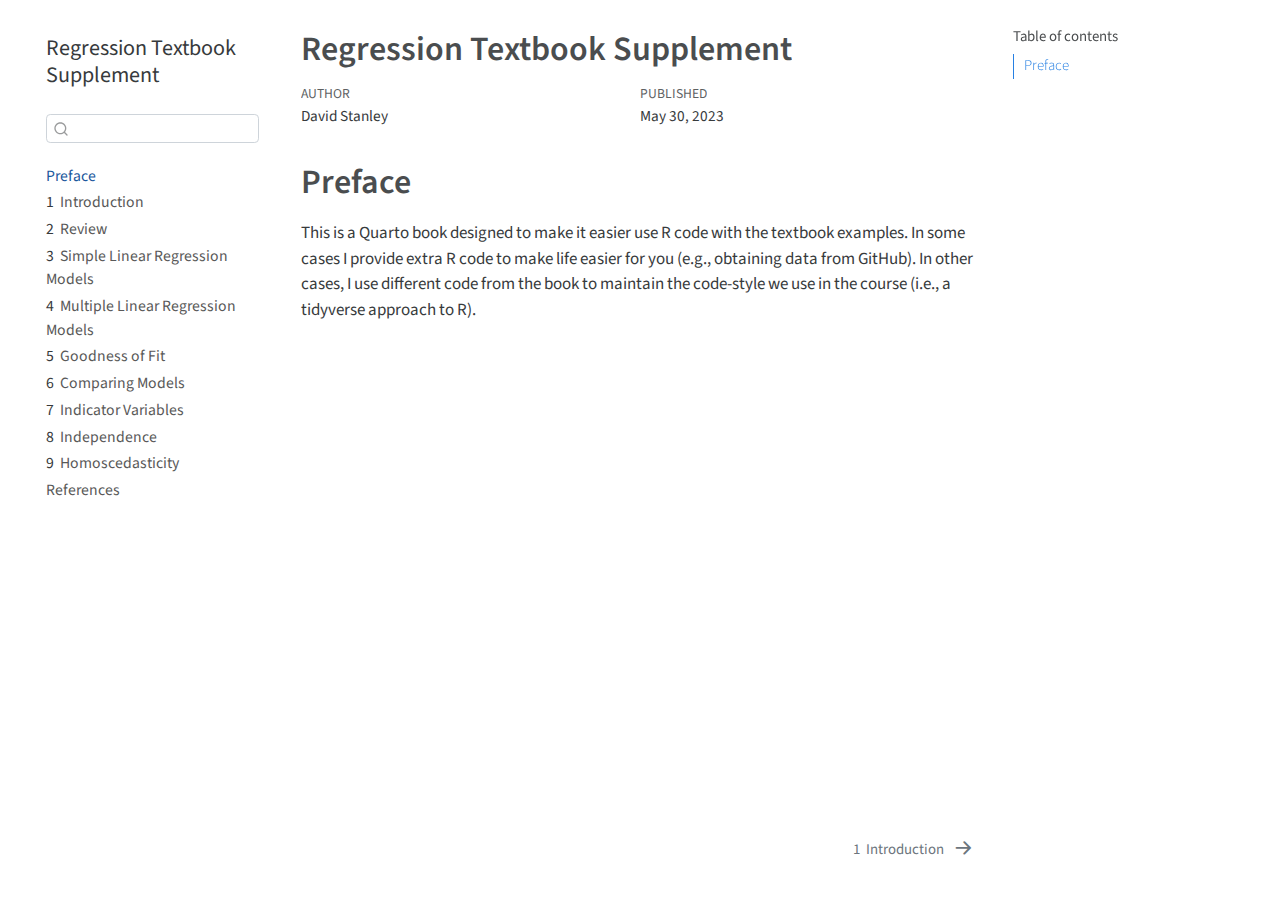
<file: docs/index.html>
<!DOCTYPE html>
<html xmlns="http://www.w3.org/1999/xhtml" lang="en" xml:lang="en"><head>

<meta charset="utf-8">
<meta name="generator" content="quarto-1.3.353">

<meta name="viewport" content="width=device-width, initial-scale=1.0, user-scalable=yes">

<meta name="author" content="David Stanley">
<meta name="dcterms.date" content="2023-05-30">

<title>Regression Textbook Supplement</title>
<style>
code{white-space: pre-wrap;}
span.smallcaps{font-variant: small-caps;}
div.columns{display: flex; gap: min(4vw, 1.5em);}
div.column{flex: auto; overflow-x: auto;}
div.hanging-indent{margin-left: 1.5em; text-indent: -1.5em;}
ul.task-list{list-style: none;}
ul.task-list li input[type="checkbox"] {
  width: 0.8em;
  margin: 0 0.8em 0.2em -1em; /* quarto-specific, see https://github.com/quarto-dev/quarto-cli/issues/4556 */ 
  vertical-align: middle;
}
</style>


<script src="site_libs/quarto-nav/quarto-nav.js"></script>
<script src="site_libs/quarto-nav/headroom.min.js"></script>
<script src="site_libs/clipboard/clipboard.min.js"></script>
<script src="site_libs/quarto-search/autocomplete.umd.js"></script>
<script src="site_libs/quarto-search/fuse.min.js"></script>
<script src="site_libs/quarto-search/quarto-search.js"></script>
<meta name="quarto:offset" content="./">
<link href="./chapter1.html" rel="next">
<script src="site_libs/quarto-html/quarto.js"></script>
<script src="site_libs/quarto-html/popper.min.js"></script>
<script src="site_libs/quarto-html/tippy.umd.min.js"></script>
<script src="site_libs/quarto-html/anchor.min.js"></script>
<link href="site_libs/quarto-html/tippy.css" rel="stylesheet">
<link href="site_libs/quarto-html/quarto-syntax-highlighting.css" rel="stylesheet" id="quarto-text-highlighting-styles">
<script src="site_libs/bootstrap/bootstrap.min.js"></script>
<link href="site_libs/bootstrap/bootstrap-icons.css" rel="stylesheet">
<link href="site_libs/bootstrap/bootstrap.min.css" rel="stylesheet" id="quarto-bootstrap" data-mode="light">
<script id="quarto-search-options" type="application/json">{
  "location": "sidebar",
  "copy-button": false,
  "collapse-after": 3,
  "panel-placement": "start",
  "type": "textbox",
  "limit": 20,
  "language": {
    "search-no-results-text": "No results",
    "search-matching-documents-text": "matching documents",
    "search-copy-link-title": "Copy link to search",
    "search-hide-matches-text": "Hide additional matches",
    "search-more-match-text": "more match in this document",
    "search-more-matches-text": "more matches in this document",
    "search-clear-button-title": "Clear",
    "search-detached-cancel-button-title": "Cancel",
    "search-submit-button-title": "Submit"
  }
}</script>


</head>

<body class="nav-sidebar floating">

<div id="quarto-search-results"></div>
  <header id="quarto-header" class="headroom fixed-top">
  <nav class="quarto-secondary-nav">
    <div class="container-fluid d-flex">
      <button type="button" class="quarto-btn-toggle btn" data-bs-toggle="collapse" data-bs-target="#quarto-sidebar,#quarto-sidebar-glass" aria-controls="quarto-sidebar" aria-expanded="false" aria-label="Toggle sidebar navigation" onclick="if (window.quartoToggleHeadroom) { window.quartoToggleHeadroom(); }">
        <i class="bi bi-layout-text-sidebar-reverse"></i>
      </button>
      <nav class="quarto-page-breadcrumbs" aria-label="breadcrumb"><ol class="breadcrumb"><li class="breadcrumb-item"><a href="./index.html">Preface</a></li></ol></nav>
      <a class="flex-grow-1" role="button" data-bs-toggle="collapse" data-bs-target="#quarto-sidebar,#quarto-sidebar-glass" aria-controls="quarto-sidebar" aria-expanded="false" aria-label="Toggle sidebar navigation" onclick="if (window.quartoToggleHeadroom) { window.quartoToggleHeadroom(); }">      
      </a>
      <button type="button" class="btn quarto-search-button" aria-label="Search" onclick="window.quartoOpenSearch();">
        <i class="bi bi-search"></i>
      </button>
    </div>
  </nav>
</header>
<!-- content -->
<div id="quarto-content" class="quarto-container page-columns page-rows-contents page-layout-article">
<!-- sidebar -->
  <nav id="quarto-sidebar" class="sidebar collapse collapse-horizontal sidebar-navigation floating overflow-auto">
    <div class="pt-lg-2 mt-2 text-left sidebar-header">
    <div class="sidebar-title mb-0 py-0">
      <a href="./">Regression Textbook Supplement</a> 
    </div>
      </div>
        <div class="mt-2 flex-shrink-0 align-items-center">
        <div class="sidebar-search">
        <div id="quarto-search" class="" title="Search"></div>
        </div>
        </div>
    <div class="sidebar-menu-container"> 
    <ul class="list-unstyled mt-1">
        <li class="sidebar-item">
  <div class="sidebar-item-container"> 
  <a href="./index.html" class="sidebar-item-text sidebar-link active">
 <span class="menu-text">Preface</span></a>
  </div>
</li>
        <li class="sidebar-item">
  <div class="sidebar-item-container"> 
  <a href="./chapter1.html" class="sidebar-item-text sidebar-link">
 <span class="menu-text"><span class="chapter-number">1</span>&nbsp; <span class="chapter-title">Introduction</span></span></a>
  </div>
</li>
        <li class="sidebar-item">
  <div class="sidebar-item-container"> 
  <a href="./chapter2.html" class="sidebar-item-text sidebar-link">
 <span class="menu-text"><span class="chapter-number">2</span>&nbsp; <span class="chapter-title">Review</span></span></a>
  </div>
</li>
        <li class="sidebar-item">
  <div class="sidebar-item-container"> 
  <a href="./chapter3.html" class="sidebar-item-text sidebar-link">
 <span class="menu-text"><span class="chapter-number">3</span>&nbsp; <span class="chapter-title">Simple Linear Regression Models</span></span></a>
  </div>
</li>
        <li class="sidebar-item">
  <div class="sidebar-item-container"> 
  <a href="./chapter4.html" class="sidebar-item-text sidebar-link">
 <span class="menu-text"><span class="chapter-number">4</span>&nbsp; <span class="chapter-title">Multiple Linear Regression Models</span></span></a>
  </div>
</li>
        <li class="sidebar-item">
  <div class="sidebar-item-container"> 
  <a href="./chapter5.html" class="sidebar-item-text sidebar-link">
 <span class="menu-text"><span class="chapter-number">5</span>&nbsp; <span class="chapter-title">Goodness of Fit</span></span></a>
  </div>
</li>
        <li class="sidebar-item">
  <div class="sidebar-item-container"> 
  <a href="./chapter6.html" class="sidebar-item-text sidebar-link">
 <span class="menu-text"><span class="chapter-number">6</span>&nbsp; <span class="chapter-title">Comparing Models</span></span></a>
  </div>
</li>
        <li class="sidebar-item">
  <div class="sidebar-item-container"> 
  <a href="./chapter7.html" class="sidebar-item-text sidebar-link">
 <span class="menu-text"><span class="chapter-number">7</span>&nbsp; <span class="chapter-title">Indicator Variables</span></span></a>
  </div>
</li>
        <li class="sidebar-item">
  <div class="sidebar-item-container"> 
  <a href="./chapter8.html" class="sidebar-item-text sidebar-link">
 <span class="menu-text"><span class="chapter-number">8</span>&nbsp; <span class="chapter-title">Independence</span></span></a>
  </div>
</li>
        <li class="sidebar-item">
  <div class="sidebar-item-container"> 
  <a href="./chapter9.html" class="sidebar-item-text sidebar-link">
 <span class="menu-text"><span class="chapter-number">9</span>&nbsp; <span class="chapter-title">Homoscedasticity</span></span></a>
  </div>
</li>
        <li class="sidebar-item">
  <div class="sidebar-item-container"> 
  <a href="./references.html" class="sidebar-item-text sidebar-link">
 <span class="menu-text">References</span></a>
  </div>
</li>
    </ul>
    </div>
</nav>
<div id="quarto-sidebar-glass" data-bs-toggle="collapse" data-bs-target="#quarto-sidebar,#quarto-sidebar-glass"></div>
<!-- margin-sidebar -->
    <div id="quarto-margin-sidebar" class="sidebar margin-sidebar">
        <nav id="TOC" role="doc-toc" class="toc-active">
    <h2 id="toc-title">Table of contents</h2>
   
  <ul>
  <li><a href="#preface" id="toc-preface" class="nav-link active" data-scroll-target="#preface">Preface</a></li>
  </ul>
</nav>
    </div>
<!-- main -->
<main class="content" id="quarto-document-content">

<header id="title-block-header" class="quarto-title-block default">
<div class="quarto-title">
<h1 class="title">Regression Textbook Supplement</h1>
</div>



<div class="quarto-title-meta">

    <div>
    <div class="quarto-title-meta-heading">Author</div>
    <div class="quarto-title-meta-contents">
             <p>David Stanley </p>
          </div>
  </div>
    
    <div>
    <div class="quarto-title-meta-heading">Published</div>
    <div class="quarto-title-meta-contents">
      <p class="date">May 30, 2023</p>
    </div>
  </div>
  
    
  </div>
  

</header>

<section id="preface" class="level1 unnumbered">
<h1 class="unnumbered">Preface</h1>
<p>This is a Quarto book designed to make it easier use R code with the textbook examples. In some cases I provide extra R code to make life easier for you (e.g., obtaining data from GitHub). In other cases, I use different code from the book to maintain the code-style we use in the course (i.e., a tidyverse approach to R).</p>


</section>

</main> <!-- /main -->
<script id="quarto-html-after-body" type="application/javascript">
window.document.addEventListener("DOMContentLoaded", function (event) {
  const toggleBodyColorMode = (bsSheetEl) => {
    const mode = bsSheetEl.getAttribute("data-mode");
    const bodyEl = window.document.querySelector("body");
    if (mode === "dark") {
      bodyEl.classList.add("quarto-dark");
      bodyEl.classList.remove("quarto-light");
    } else {
      bodyEl.classList.add("quarto-light");
      bodyEl.classList.remove("quarto-dark");
    }
  }
  const toggleBodyColorPrimary = () => {
    const bsSheetEl = window.document.querySelector("link#quarto-bootstrap");
    if (bsSheetEl) {
      toggleBodyColorMode(bsSheetEl);
    }
  }
  toggleBodyColorPrimary();  
  const icon = "";
  const anchorJS = new window.AnchorJS();
  anchorJS.options = {
    placement: 'right',
    icon: icon
  };
  anchorJS.add('.anchored');
  const isCodeAnnotation = (el) => {
    for (const clz of el.classList) {
      if (clz.startsWith('code-annotation-')) {                     
        return true;
      }
    }
    return false;
  }
  const clipboard = new window.ClipboardJS('.code-copy-button', {
    text: function(trigger) {
      const codeEl = trigger.previousElementSibling.cloneNode(true);
      for (const childEl of codeEl.children) {
        if (isCodeAnnotation(childEl)) {
          childEl.remove();
        }
      }
      return codeEl.innerText;
    }
  });
  clipboard.on('success', function(e) {
    // button target
    const button = e.trigger;
    // don't keep focus
    button.blur();
    // flash "checked"
    button.classList.add('code-copy-button-checked');
    var currentTitle = button.getAttribute("title");
    button.setAttribute("title", "Copied!");
    let tooltip;
    if (window.bootstrap) {
      button.setAttribute("data-bs-toggle", "tooltip");
      button.setAttribute("data-bs-placement", "left");
      button.setAttribute("data-bs-title", "Copied!");
      tooltip = new bootstrap.Tooltip(button, 
        { trigger: "manual", 
          customClass: "code-copy-button-tooltip",
          offset: [0, -8]});
      tooltip.show();    
    }
    setTimeout(function() {
      if (tooltip) {
        tooltip.hide();
        button.removeAttribute("data-bs-title");
        button.removeAttribute("data-bs-toggle");
        button.removeAttribute("data-bs-placement");
      }
      button.setAttribute("title", currentTitle);
      button.classList.remove('code-copy-button-checked');
    }, 1000);
    // clear code selection
    e.clearSelection();
  });
  function tippyHover(el, contentFn) {
    const config = {
      allowHTML: true,
      content: contentFn,
      maxWidth: 500,
      delay: 100,
      arrow: false,
      appendTo: function(el) {
          return el.parentElement;
      },
      interactive: true,
      interactiveBorder: 10,
      theme: 'quarto',
      placement: 'bottom-start'
    };
    window.tippy(el, config); 
  }
  const noterefs = window.document.querySelectorAll('a[role="doc-noteref"]');
  for (var i=0; i<noterefs.length; i++) {
    const ref = noterefs[i];
    tippyHover(ref, function() {
      // use id or data attribute instead here
      let href = ref.getAttribute('data-footnote-href') || ref.getAttribute('href');
      try { href = new URL(href).hash; } catch {}
      const id = href.replace(/^#\/?/, "");
      const note = window.document.getElementById(id);
      return note.innerHTML;
    });
  }
      let selectedAnnoteEl;
      const selectorForAnnotation = ( cell, annotation) => {
        let cellAttr = 'data-code-cell="' + cell + '"';
        let lineAttr = 'data-code-annotation="' +  annotation + '"';
        const selector = 'span[' + cellAttr + '][' + lineAttr + ']';
        return selector;
      }
      const selectCodeLines = (annoteEl) => {
        const doc = window.document;
        const targetCell = annoteEl.getAttribute("data-target-cell");
        const targetAnnotation = annoteEl.getAttribute("data-target-annotation");
        const annoteSpan = window.document.querySelector(selectorForAnnotation(targetCell, targetAnnotation));
        const lines = annoteSpan.getAttribute("data-code-lines").split(",");
        const lineIds = lines.map((line) => {
          return targetCell + "-" + line;
        })
        let top = null;
        let height = null;
        let parent = null;
        if (lineIds.length > 0) {
            //compute the position of the single el (top and bottom and make a div)
            const el = window.document.getElementById(lineIds[0]);
            top = el.offsetTop;
            height = el.offsetHeight;
            parent = el.parentElement.parentElement;
          if (lineIds.length > 1) {
            const lastEl = window.document.getElementById(lineIds[lineIds.length - 1]);
            const bottom = lastEl.offsetTop + lastEl.offsetHeight;
            height = bottom - top;
          }
          if (top !== null && height !== null && parent !== null) {
            // cook up a div (if necessary) and position it 
            let div = window.document.getElementById("code-annotation-line-highlight");
            if (div === null) {
              div = window.document.createElement("div");
              div.setAttribute("id", "code-annotation-line-highlight");
              div.style.position = 'absolute';
              parent.appendChild(div);
            }
            div.style.top = top - 2 + "px";
            div.style.height = height + 4 + "px";
            let gutterDiv = window.document.getElementById("code-annotation-line-highlight-gutter");
            if (gutterDiv === null) {
              gutterDiv = window.document.createElement("div");
              gutterDiv.setAttribute("id", "code-annotation-line-highlight-gutter");
              gutterDiv.style.position = 'absolute';
              const codeCell = window.document.getElementById(targetCell);
              const gutter = codeCell.querySelector('.code-annotation-gutter');
              gutter.appendChild(gutterDiv);
            }
            gutterDiv.style.top = top - 2 + "px";
            gutterDiv.style.height = height + 4 + "px";
          }
          selectedAnnoteEl = annoteEl;
        }
      };
      const unselectCodeLines = () => {
        const elementsIds = ["code-annotation-line-highlight", "code-annotation-line-highlight-gutter"];
        elementsIds.forEach((elId) => {
          const div = window.document.getElementById(elId);
          if (div) {
            div.remove();
          }
        });
        selectedAnnoteEl = undefined;
      };
      // Attach click handler to the DT
      const annoteDls = window.document.querySelectorAll('dt[data-target-cell]');
      for (const annoteDlNode of annoteDls) {
        annoteDlNode.addEventListener('click', (event) => {
          const clickedEl = event.target;
          if (clickedEl !== selectedAnnoteEl) {
            unselectCodeLines();
            const activeEl = window.document.querySelector('dt[data-target-cell].code-annotation-active');
            if (activeEl) {
              activeEl.classList.remove('code-annotation-active');
            }
            selectCodeLines(clickedEl);
            clickedEl.classList.add('code-annotation-active');
          } else {
            // Unselect the line
            unselectCodeLines();
            clickedEl.classList.remove('code-annotation-active');
          }
        });
      }
  const findCites = (el) => {
    const parentEl = el.parentElement;
    if (parentEl) {
      const cites = parentEl.dataset.cites;
      if (cites) {
        return {
          el,
          cites: cites.split(' ')
        };
      } else {
        return findCites(el.parentElement)
      }
    } else {
      return undefined;
    }
  };
  var bibliorefs = window.document.querySelectorAll('a[role="doc-biblioref"]');
  for (var i=0; i<bibliorefs.length; i++) {
    const ref = bibliorefs[i];
    const citeInfo = findCites(ref);
    if (citeInfo) {
      tippyHover(citeInfo.el, function() {
        var popup = window.document.createElement('div');
        citeInfo.cites.forEach(function(cite) {
          var citeDiv = window.document.createElement('div');
          citeDiv.classList.add('hanging-indent');
          citeDiv.classList.add('csl-entry');
          var biblioDiv = window.document.getElementById('ref-' + cite);
          if (biblioDiv) {
            citeDiv.innerHTML = biblioDiv.innerHTML;
          }
          popup.appendChild(citeDiv);
        });
        return popup.innerHTML;
      });
    }
  }
});
</script>
<nav class="page-navigation">
  <div class="nav-page nav-page-previous">
  </div>
  <div class="nav-page nav-page-next">
      <a href="./chapter1.html" class="pagination-link">
        <span class="nav-page-text"><span class="chapter-number">1</span>&nbsp; <span class="chapter-title">Introduction</span></span> <i class="bi bi-arrow-right-short"></i>
      </a>
  </div>
</nav>
</div> <!-- /content -->



</body></html>
</file>
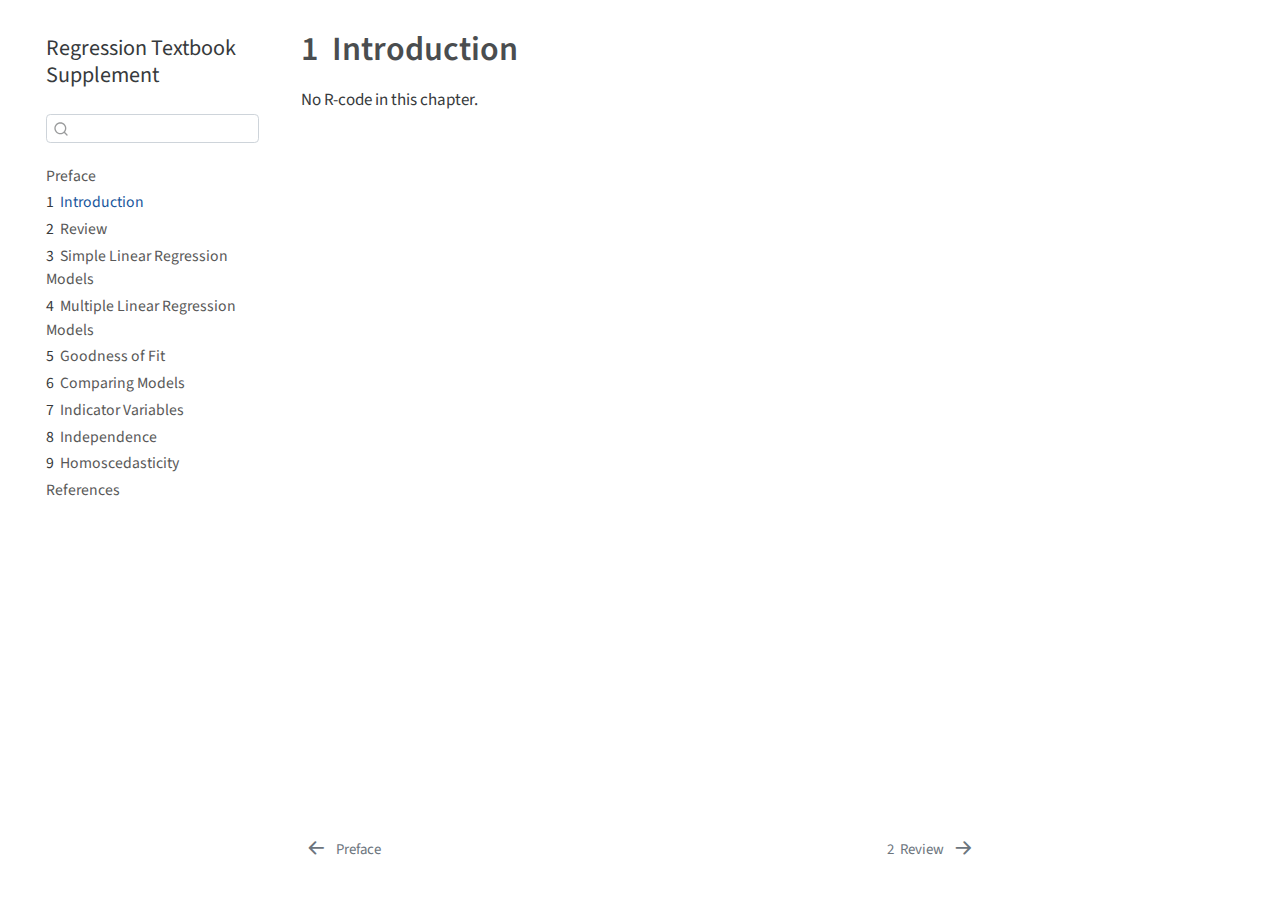
<file: docs/chapter1.html>
<!DOCTYPE html>
<html xmlns="http://www.w3.org/1999/xhtml" lang="en" xml:lang="en"><head>

<meta charset="utf-8">
<meta name="generator" content="quarto-1.3.353">

<meta name="viewport" content="width=device-width, initial-scale=1.0, user-scalable=yes">


<title>Regression Textbook Supplement - 1&nbsp; Introduction</title>
<style>
code{white-space: pre-wrap;}
span.smallcaps{font-variant: small-caps;}
div.columns{display: flex; gap: min(4vw, 1.5em);}
div.column{flex: auto; overflow-x: auto;}
div.hanging-indent{margin-left: 1.5em; text-indent: -1.5em;}
ul.task-list{list-style: none;}
ul.task-list li input[type="checkbox"] {
  width: 0.8em;
  margin: 0 0.8em 0.2em -1em; /* quarto-specific, see https://github.com/quarto-dev/quarto-cli/issues/4556 */ 
  vertical-align: middle;
}
</style>


<script src="site_libs/quarto-nav/quarto-nav.js"></script>
<script src="site_libs/quarto-nav/headroom.min.js"></script>
<script src="site_libs/clipboard/clipboard.min.js"></script>
<script src="site_libs/quarto-search/autocomplete.umd.js"></script>
<script src="site_libs/quarto-search/fuse.min.js"></script>
<script src="site_libs/quarto-search/quarto-search.js"></script>
<meta name="quarto:offset" content="./">
<link href="./chapter2.html" rel="next">
<link href="./index.html" rel="prev">
<script src="site_libs/quarto-html/quarto.js"></script>
<script src="site_libs/quarto-html/popper.min.js"></script>
<script src="site_libs/quarto-html/tippy.umd.min.js"></script>
<script src="site_libs/quarto-html/anchor.min.js"></script>
<link href="site_libs/quarto-html/tippy.css" rel="stylesheet">
<link href="site_libs/quarto-html/quarto-syntax-highlighting.css" rel="stylesheet" id="quarto-text-highlighting-styles">
<script src="site_libs/bootstrap/bootstrap.min.js"></script>
<link href="site_libs/bootstrap/bootstrap-icons.css" rel="stylesheet">
<link href="site_libs/bootstrap/bootstrap.min.css" rel="stylesheet" id="quarto-bootstrap" data-mode="light">
<script id="quarto-search-options" type="application/json">{
  "location": "sidebar",
  "copy-button": false,
  "collapse-after": 3,
  "panel-placement": "start",
  "type": "textbox",
  "limit": 20,
  "language": {
    "search-no-results-text": "No results",
    "search-matching-documents-text": "matching documents",
    "search-copy-link-title": "Copy link to search",
    "search-hide-matches-text": "Hide additional matches",
    "search-more-match-text": "more match in this document",
    "search-more-matches-text": "more matches in this document",
    "search-clear-button-title": "Clear",
    "search-detached-cancel-button-title": "Cancel",
    "search-submit-button-title": "Submit"
  }
}</script>


</head>

<body class="nav-sidebar floating">

<div id="quarto-search-results"></div>
  <header id="quarto-header" class="headroom fixed-top">
  <nav class="quarto-secondary-nav">
    <div class="container-fluid d-flex">
      <button type="button" class="quarto-btn-toggle btn" data-bs-toggle="collapse" data-bs-target="#quarto-sidebar,#quarto-sidebar-glass" aria-controls="quarto-sidebar" aria-expanded="false" aria-label="Toggle sidebar navigation" onclick="if (window.quartoToggleHeadroom) { window.quartoToggleHeadroom(); }">
        <i class="bi bi-layout-text-sidebar-reverse"></i>
      </button>
      <nav class="quarto-page-breadcrumbs" aria-label="breadcrumb"><ol class="breadcrumb"><li class="breadcrumb-item"><a href="./chapter1.html"><span class="chapter-number">1</span>&nbsp; <span class="chapter-title">Introduction</span></a></li></ol></nav>
      <a class="flex-grow-1" role="button" data-bs-toggle="collapse" data-bs-target="#quarto-sidebar,#quarto-sidebar-glass" aria-controls="quarto-sidebar" aria-expanded="false" aria-label="Toggle sidebar navigation" onclick="if (window.quartoToggleHeadroom) { window.quartoToggleHeadroom(); }">      
      </a>
      <button type="button" class="btn quarto-search-button" aria-label="Search" onclick="window.quartoOpenSearch();">
        <i class="bi bi-search"></i>
      </button>
    </div>
  </nav>
</header>
<!-- content -->
<div id="quarto-content" class="quarto-container page-columns page-rows-contents page-layout-article">
<!-- sidebar -->
  <nav id="quarto-sidebar" class="sidebar collapse collapse-horizontal sidebar-navigation floating overflow-auto">
    <div class="pt-lg-2 mt-2 text-left sidebar-header">
    <div class="sidebar-title mb-0 py-0">
      <a href="./">Regression Textbook Supplement</a> 
    </div>
      </div>
        <div class="mt-2 flex-shrink-0 align-items-center">
        <div class="sidebar-search">
        <div id="quarto-search" class="" title="Search"></div>
        </div>
        </div>
    <div class="sidebar-menu-container"> 
    <ul class="list-unstyled mt-1">
        <li class="sidebar-item">
  <div class="sidebar-item-container"> 
  <a href="./index.html" class="sidebar-item-text sidebar-link">
 <span class="menu-text">Preface</span></a>
  </div>
</li>
        <li class="sidebar-item">
  <div class="sidebar-item-container"> 
  <a href="./chapter1.html" class="sidebar-item-text sidebar-link active">
 <span class="menu-text"><span class="chapter-number">1</span>&nbsp; <span class="chapter-title">Introduction</span></span></a>
  </div>
</li>
        <li class="sidebar-item">
  <div class="sidebar-item-container"> 
  <a href="./chapter2.html" class="sidebar-item-text sidebar-link">
 <span class="menu-text"><span class="chapter-number">2</span>&nbsp; <span class="chapter-title">Review</span></span></a>
  </div>
</li>
        <li class="sidebar-item">
  <div class="sidebar-item-container"> 
  <a href="./chapter3.html" class="sidebar-item-text sidebar-link">
 <span class="menu-text"><span class="chapter-number">3</span>&nbsp; <span class="chapter-title">Simple Linear Regression Models</span></span></a>
  </div>
</li>
        <li class="sidebar-item">
  <div class="sidebar-item-container"> 
  <a href="./chapter4.html" class="sidebar-item-text sidebar-link">
 <span class="menu-text"><span class="chapter-number">4</span>&nbsp; <span class="chapter-title">Multiple Linear Regression Models</span></span></a>
  </div>
</li>
        <li class="sidebar-item">
  <div class="sidebar-item-container"> 
  <a href="./chapter5.html" class="sidebar-item-text sidebar-link">
 <span class="menu-text"><span class="chapter-number">5</span>&nbsp; <span class="chapter-title">Goodness of Fit</span></span></a>
  </div>
</li>
        <li class="sidebar-item">
  <div class="sidebar-item-container"> 
  <a href="./chapter6.html" class="sidebar-item-text sidebar-link">
 <span class="menu-text"><span class="chapter-number">6</span>&nbsp; <span class="chapter-title">Comparing Models</span></span></a>
  </div>
</li>
        <li class="sidebar-item">
  <div class="sidebar-item-container"> 
  <a href="./chapter7.html" class="sidebar-item-text sidebar-link">
 <span class="menu-text"><span class="chapter-number">7</span>&nbsp; <span class="chapter-title">Indicator Variables</span></span></a>
  </div>
</li>
        <li class="sidebar-item">
  <div class="sidebar-item-container"> 
  <a href="./chapter8.html" class="sidebar-item-text sidebar-link">
 <span class="menu-text"><span class="chapter-number">8</span>&nbsp; <span class="chapter-title">Independence</span></span></a>
  </div>
</li>
        <li class="sidebar-item">
  <div class="sidebar-item-container"> 
  <a href="./chapter9.html" class="sidebar-item-text sidebar-link">
 <span class="menu-text"><span class="chapter-number">9</span>&nbsp; <span class="chapter-title">Homoscedasticity</span></span></a>
  </div>
</li>
        <li class="sidebar-item">
  <div class="sidebar-item-container"> 
  <a href="./references.html" class="sidebar-item-text sidebar-link">
 <span class="menu-text">References</span></a>
  </div>
</li>
    </ul>
    </div>
</nav>
<div id="quarto-sidebar-glass" data-bs-toggle="collapse" data-bs-target="#quarto-sidebar,#quarto-sidebar-glass"></div>
<!-- margin-sidebar -->
    <div id="quarto-margin-sidebar" class="sidebar margin-sidebar">
        
    </div>
<!-- main -->
<main class="content" id="quarto-document-content">

<header id="title-block-header" class="quarto-title-block default">
<div class="quarto-title">
<h1 class="title"><span class="chapter-number">1</span>&nbsp; <span class="chapter-title">Introduction</span></h1>
</div>



<div class="quarto-title-meta">

    
  
    
  </div>
  

</header>

<p>No R-code in this chapter.</p>



</main> <!-- /main -->
<script id="quarto-html-after-body" type="application/javascript">
window.document.addEventListener("DOMContentLoaded", function (event) {
  const toggleBodyColorMode = (bsSheetEl) => {
    const mode = bsSheetEl.getAttribute("data-mode");
    const bodyEl = window.document.querySelector("body");
    if (mode === "dark") {
      bodyEl.classList.add("quarto-dark");
      bodyEl.classList.remove("quarto-light");
    } else {
      bodyEl.classList.add("quarto-light");
      bodyEl.classList.remove("quarto-dark");
    }
  }
  const toggleBodyColorPrimary = () => {
    const bsSheetEl = window.document.querySelector("link#quarto-bootstrap");
    if (bsSheetEl) {
      toggleBodyColorMode(bsSheetEl);
    }
  }
  toggleBodyColorPrimary();  
  const icon = "";
  const anchorJS = new window.AnchorJS();
  anchorJS.options = {
    placement: 'right',
    icon: icon
  };
  anchorJS.add('.anchored');
  const isCodeAnnotation = (el) => {
    for (const clz of el.classList) {
      if (clz.startsWith('code-annotation-')) {                     
        return true;
      }
    }
    return false;
  }
  const clipboard = new window.ClipboardJS('.code-copy-button', {
    text: function(trigger) {
      const codeEl = trigger.previousElementSibling.cloneNode(true);
      for (const childEl of codeEl.children) {
        if (isCodeAnnotation(childEl)) {
          childEl.remove();
        }
      }
      return codeEl.innerText;
    }
  });
  clipboard.on('success', function(e) {
    // button target
    const button = e.trigger;
    // don't keep focus
    button.blur();
    // flash "checked"
    button.classList.add('code-copy-button-checked');
    var currentTitle = button.getAttribute("title");
    button.setAttribute("title", "Copied!");
    let tooltip;
    if (window.bootstrap) {
      button.setAttribute("data-bs-toggle", "tooltip");
      button.setAttribute("data-bs-placement", "left");
      button.setAttribute("data-bs-title", "Copied!");
      tooltip = new bootstrap.Tooltip(button, 
        { trigger: "manual", 
          customClass: "code-copy-button-tooltip",
          offset: [0, -8]});
      tooltip.show();    
    }
    setTimeout(function() {
      if (tooltip) {
        tooltip.hide();
        button.removeAttribute("data-bs-title");
        button.removeAttribute("data-bs-toggle");
        button.removeAttribute("data-bs-placement");
      }
      button.setAttribute("title", currentTitle);
      button.classList.remove('code-copy-button-checked');
    }, 1000);
    // clear code selection
    e.clearSelection();
  });
  function tippyHover(el, contentFn) {
    const config = {
      allowHTML: true,
      content: contentFn,
      maxWidth: 500,
      delay: 100,
      arrow: false,
      appendTo: function(el) {
          return el.parentElement;
      },
      interactive: true,
      interactiveBorder: 10,
      theme: 'quarto',
      placement: 'bottom-start'
    };
    window.tippy(el, config); 
  }
  const noterefs = window.document.querySelectorAll('a[role="doc-noteref"]');
  for (var i=0; i<noterefs.length; i++) {
    const ref = noterefs[i];
    tippyHover(ref, function() {
      // use id or data attribute instead here
      let href = ref.getAttribute('data-footnote-href') || ref.getAttribute('href');
      try { href = new URL(href).hash; } catch {}
      const id = href.replace(/^#\/?/, "");
      const note = window.document.getElementById(id);
      return note.innerHTML;
    });
  }
      let selectedAnnoteEl;
      const selectorForAnnotation = ( cell, annotation) => {
        let cellAttr = 'data-code-cell="' + cell + '"';
        let lineAttr = 'data-code-annotation="' +  annotation + '"';
        const selector = 'span[' + cellAttr + '][' + lineAttr + ']';
        return selector;
      }
      const selectCodeLines = (annoteEl) => {
        const doc = window.document;
        const targetCell = annoteEl.getAttribute("data-target-cell");
        const targetAnnotation = annoteEl.getAttribute("data-target-annotation");
        const annoteSpan = window.document.querySelector(selectorForAnnotation(targetCell, targetAnnotation));
        const lines = annoteSpan.getAttribute("data-code-lines").split(",");
        const lineIds = lines.map((line) => {
          return targetCell + "-" + line;
        })
        let top = null;
        let height = null;
        let parent = null;
        if (lineIds.length > 0) {
            //compute the position of the single el (top and bottom and make a div)
            const el = window.document.getElementById(lineIds[0]);
            top = el.offsetTop;
            height = el.offsetHeight;
            parent = el.parentElement.parentElement;
          if (lineIds.length > 1) {
            const lastEl = window.document.getElementById(lineIds[lineIds.length - 1]);
            const bottom = lastEl.offsetTop + lastEl.offsetHeight;
            height = bottom - top;
          }
          if (top !== null && height !== null && parent !== null) {
            // cook up a div (if necessary) and position it 
            let div = window.document.getElementById("code-annotation-line-highlight");
            if (div === null) {
              div = window.document.createElement("div");
              div.setAttribute("id", "code-annotation-line-highlight");
              div.style.position = 'absolute';
              parent.appendChild(div);
            }
            div.style.top = top - 2 + "px";
            div.style.height = height + 4 + "px";
            let gutterDiv = window.document.getElementById("code-annotation-line-highlight-gutter");
            if (gutterDiv === null) {
              gutterDiv = window.document.createElement("div");
              gutterDiv.setAttribute("id", "code-annotation-line-highlight-gutter");
              gutterDiv.style.position = 'absolute';
              const codeCell = window.document.getElementById(targetCell);
              const gutter = codeCell.querySelector('.code-annotation-gutter');
              gutter.appendChild(gutterDiv);
            }
            gutterDiv.style.top = top - 2 + "px";
            gutterDiv.style.height = height + 4 + "px";
          }
          selectedAnnoteEl = annoteEl;
        }
      };
      const unselectCodeLines = () => {
        const elementsIds = ["code-annotation-line-highlight", "code-annotation-line-highlight-gutter"];
        elementsIds.forEach((elId) => {
          const div = window.document.getElementById(elId);
          if (div) {
            div.remove();
          }
        });
        selectedAnnoteEl = undefined;
      };
      // Attach click handler to the DT
      const annoteDls = window.document.querySelectorAll('dt[data-target-cell]');
      for (const annoteDlNode of annoteDls) {
        annoteDlNode.addEventListener('click', (event) => {
          const clickedEl = event.target;
          if (clickedEl !== selectedAnnoteEl) {
            unselectCodeLines();
            const activeEl = window.document.querySelector('dt[data-target-cell].code-annotation-active');
            if (activeEl) {
              activeEl.classList.remove('code-annotation-active');
            }
            selectCodeLines(clickedEl);
            clickedEl.classList.add('code-annotation-active');
          } else {
            // Unselect the line
            unselectCodeLines();
            clickedEl.classList.remove('code-annotation-active');
          }
        });
      }
  const findCites = (el) => {
    const parentEl = el.parentElement;
    if (parentEl) {
      const cites = parentEl.dataset.cites;
      if (cites) {
        return {
          el,
          cites: cites.split(' ')
        };
      } else {
        return findCites(el.parentElement)
      }
    } else {
      return undefined;
    }
  };
  var bibliorefs = window.document.querySelectorAll('a[role="doc-biblioref"]');
  for (var i=0; i<bibliorefs.length; i++) {
    const ref = bibliorefs[i];
    const citeInfo = findCites(ref);
    if (citeInfo) {
      tippyHover(citeInfo.el, function() {
        var popup = window.document.createElement('div');
        citeInfo.cites.forEach(function(cite) {
          var citeDiv = window.document.createElement('div');
          citeDiv.classList.add('hanging-indent');
          citeDiv.classList.add('csl-entry');
          var biblioDiv = window.document.getElementById('ref-' + cite);
          if (biblioDiv) {
            citeDiv.innerHTML = biblioDiv.innerHTML;
          }
          popup.appendChild(citeDiv);
        });
        return popup.innerHTML;
      });
    }
  }
});
</script>
<nav class="page-navigation">
  <div class="nav-page nav-page-previous">
      <a href="./index.html" class="pagination-link">
        <i class="bi bi-arrow-left-short"></i> <span class="nav-page-text">Preface</span>
      </a>          
  </div>
  <div class="nav-page nav-page-next">
      <a href="./chapter2.html" class="pagination-link">
        <span class="nav-page-text"><span class="chapter-number">2</span>&nbsp; <span class="chapter-title">Review</span></span> <i class="bi bi-arrow-right-short"></i>
      </a>
  </div>
</nav>
</div> <!-- /content -->



</body></html>
</file>
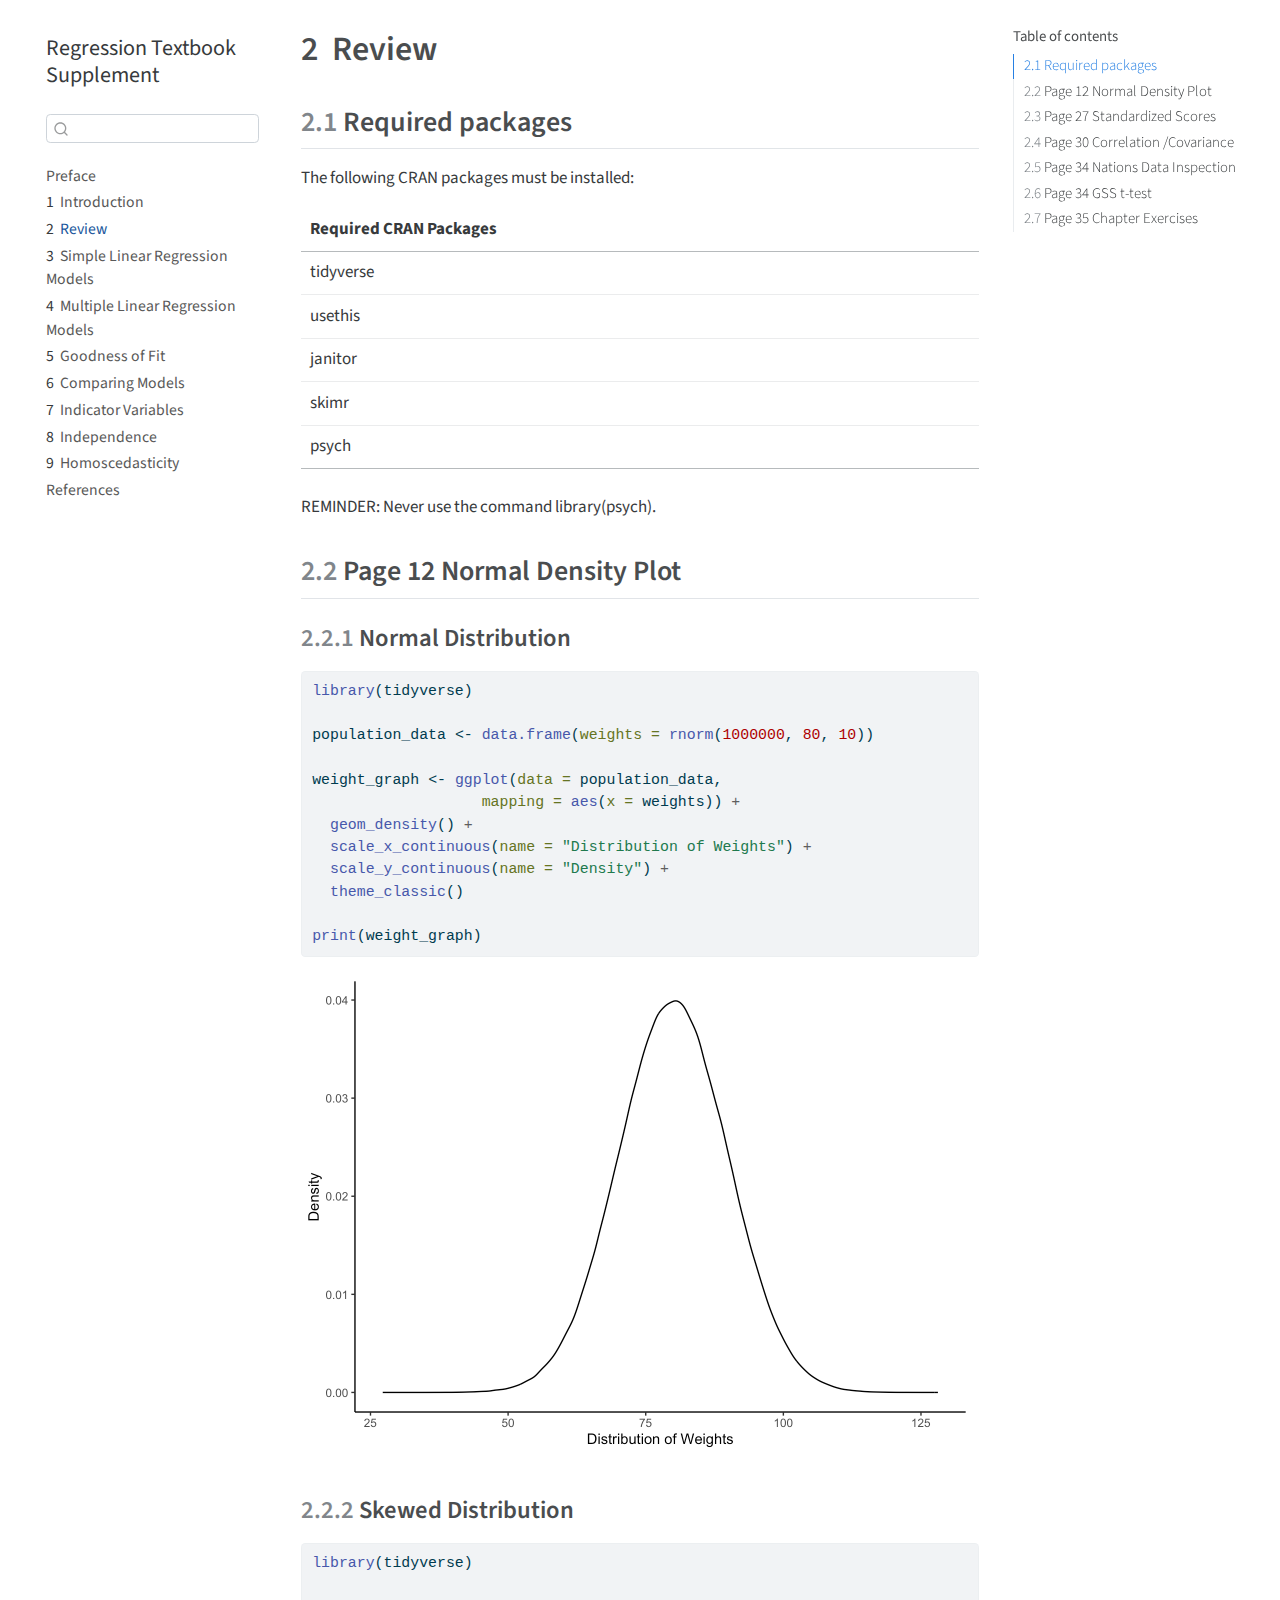
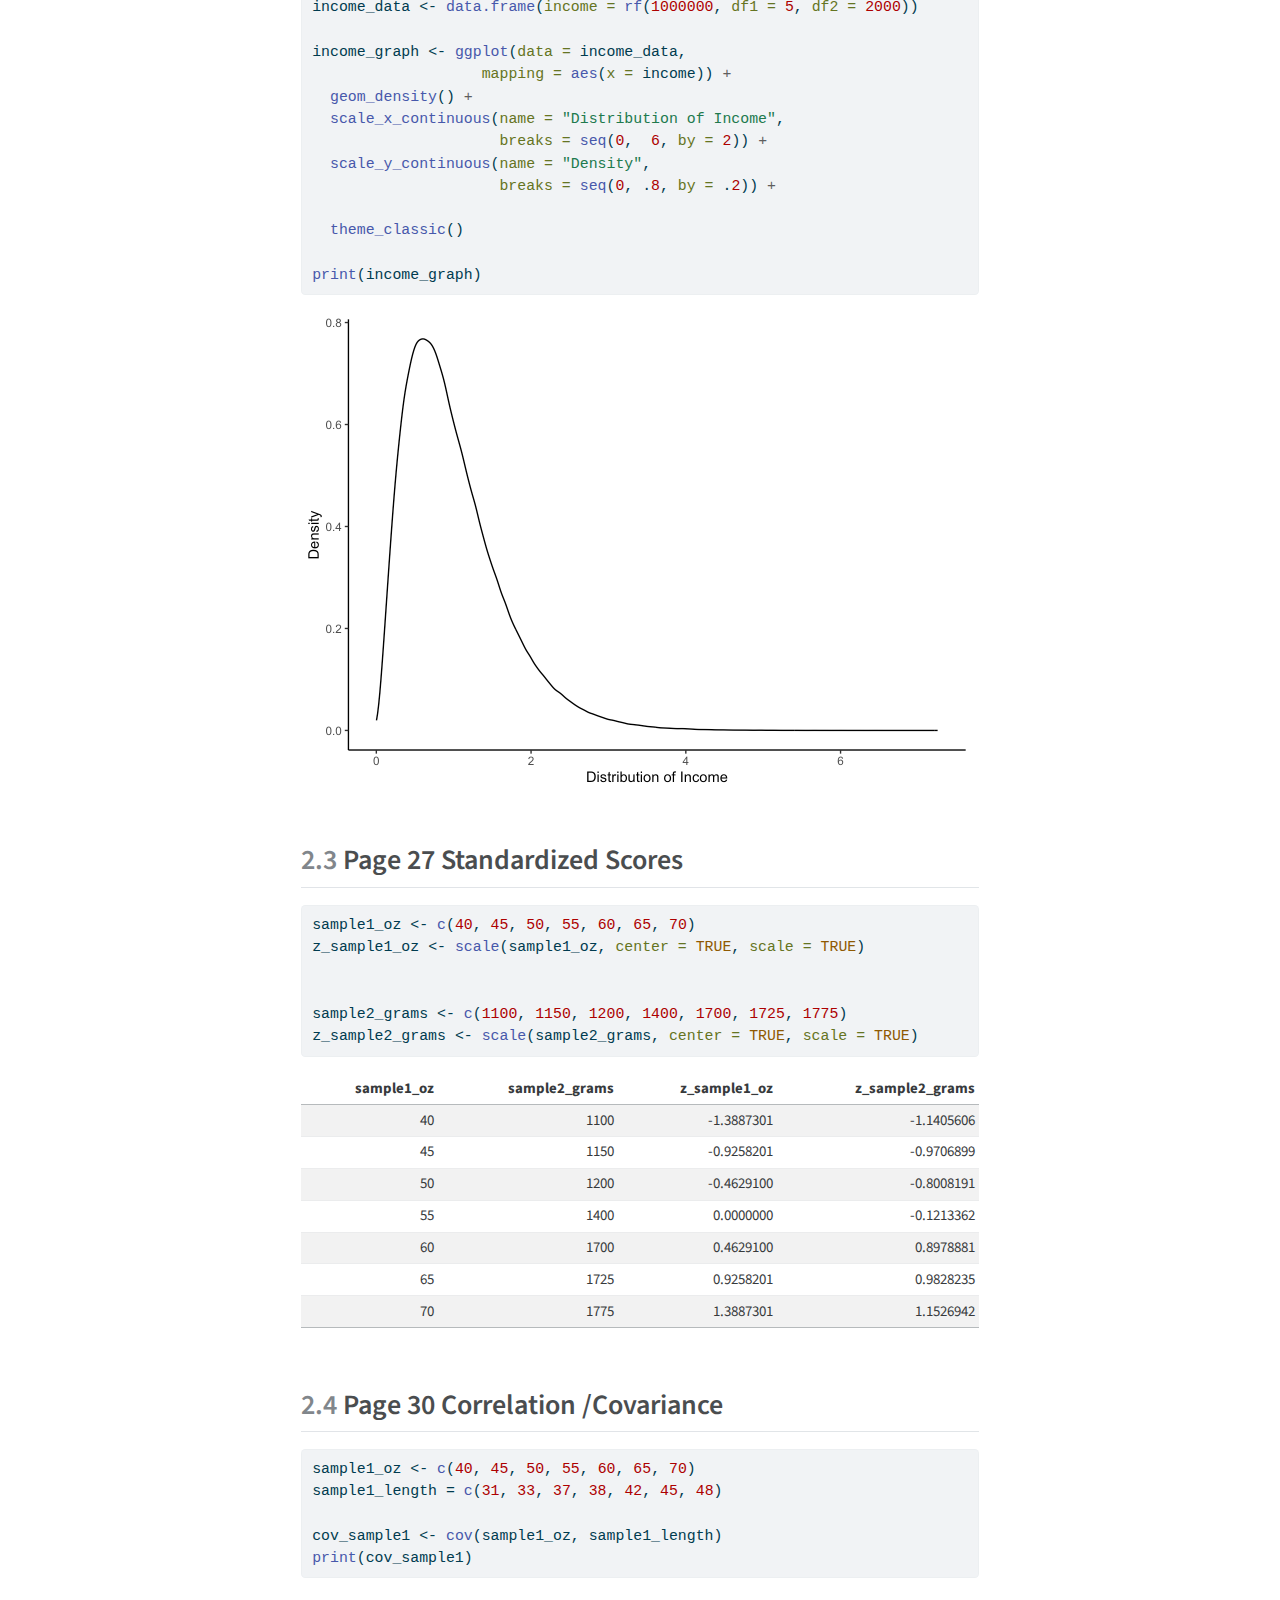
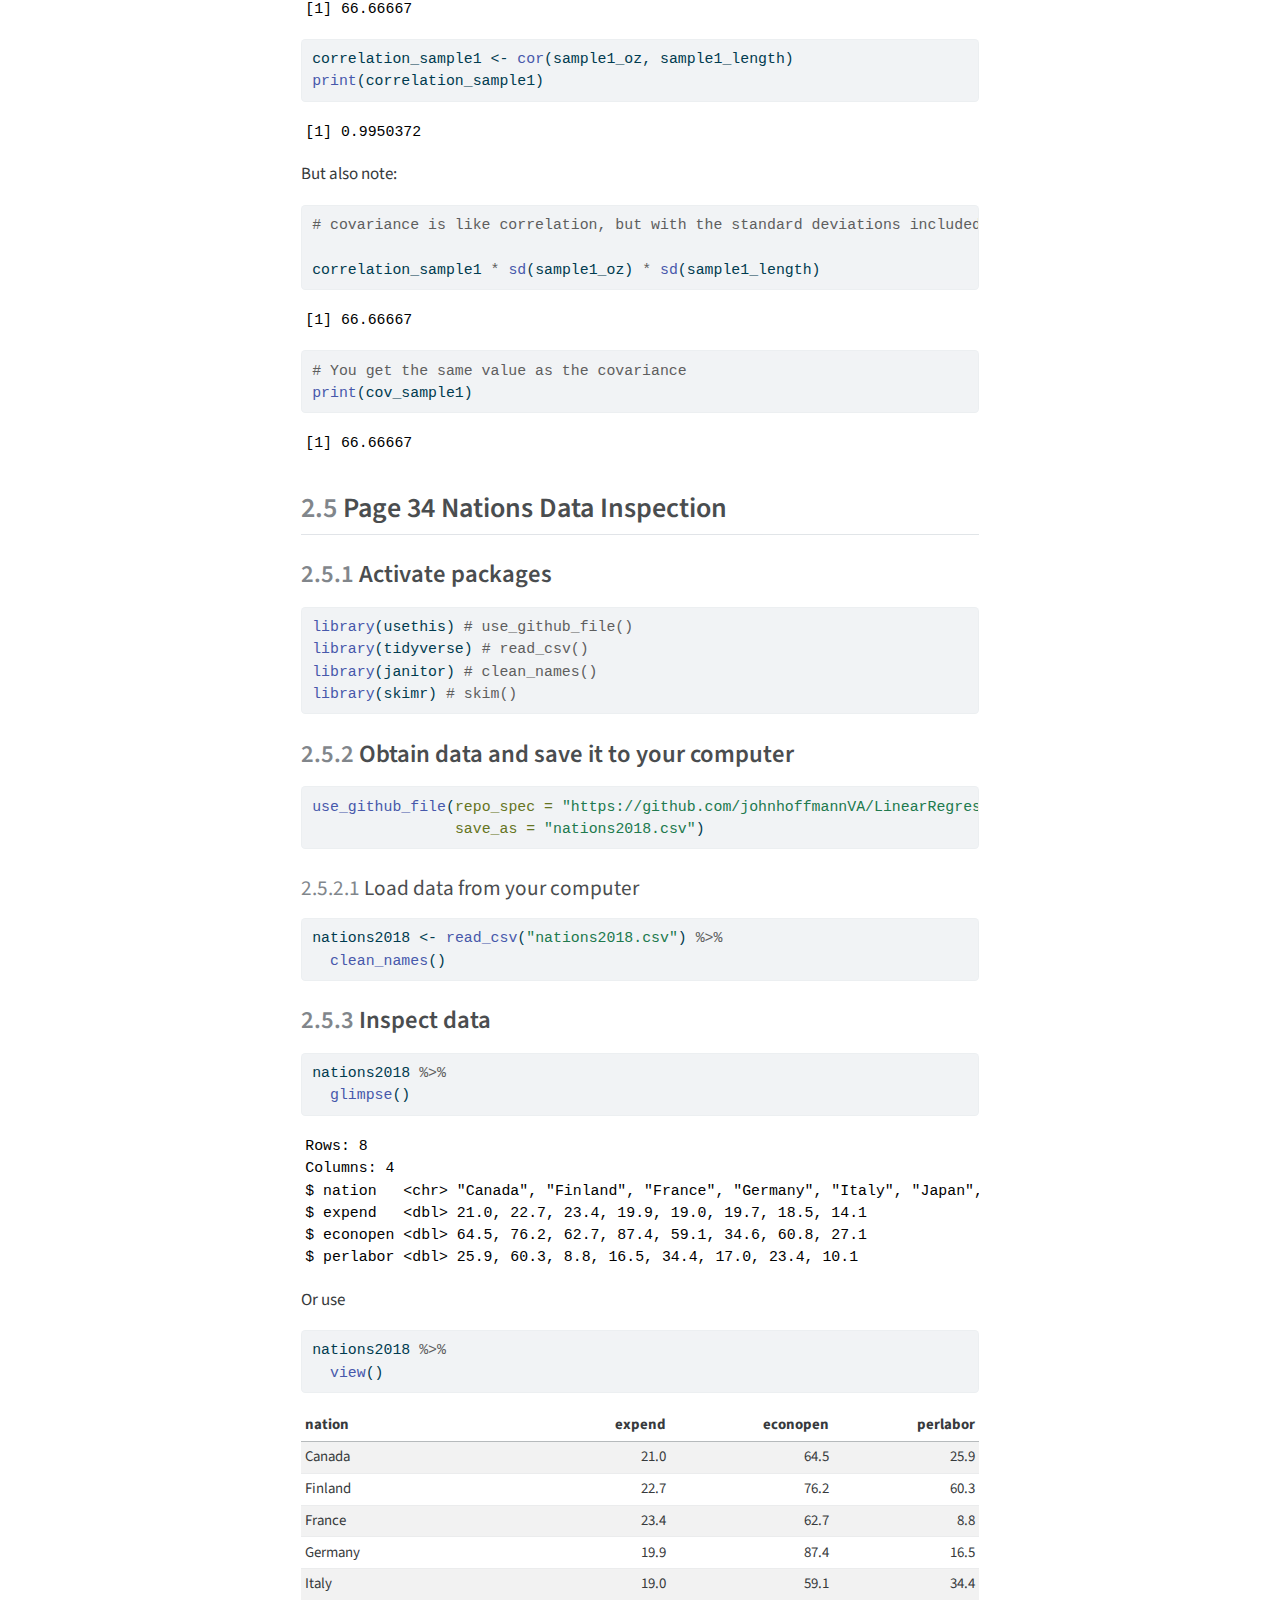
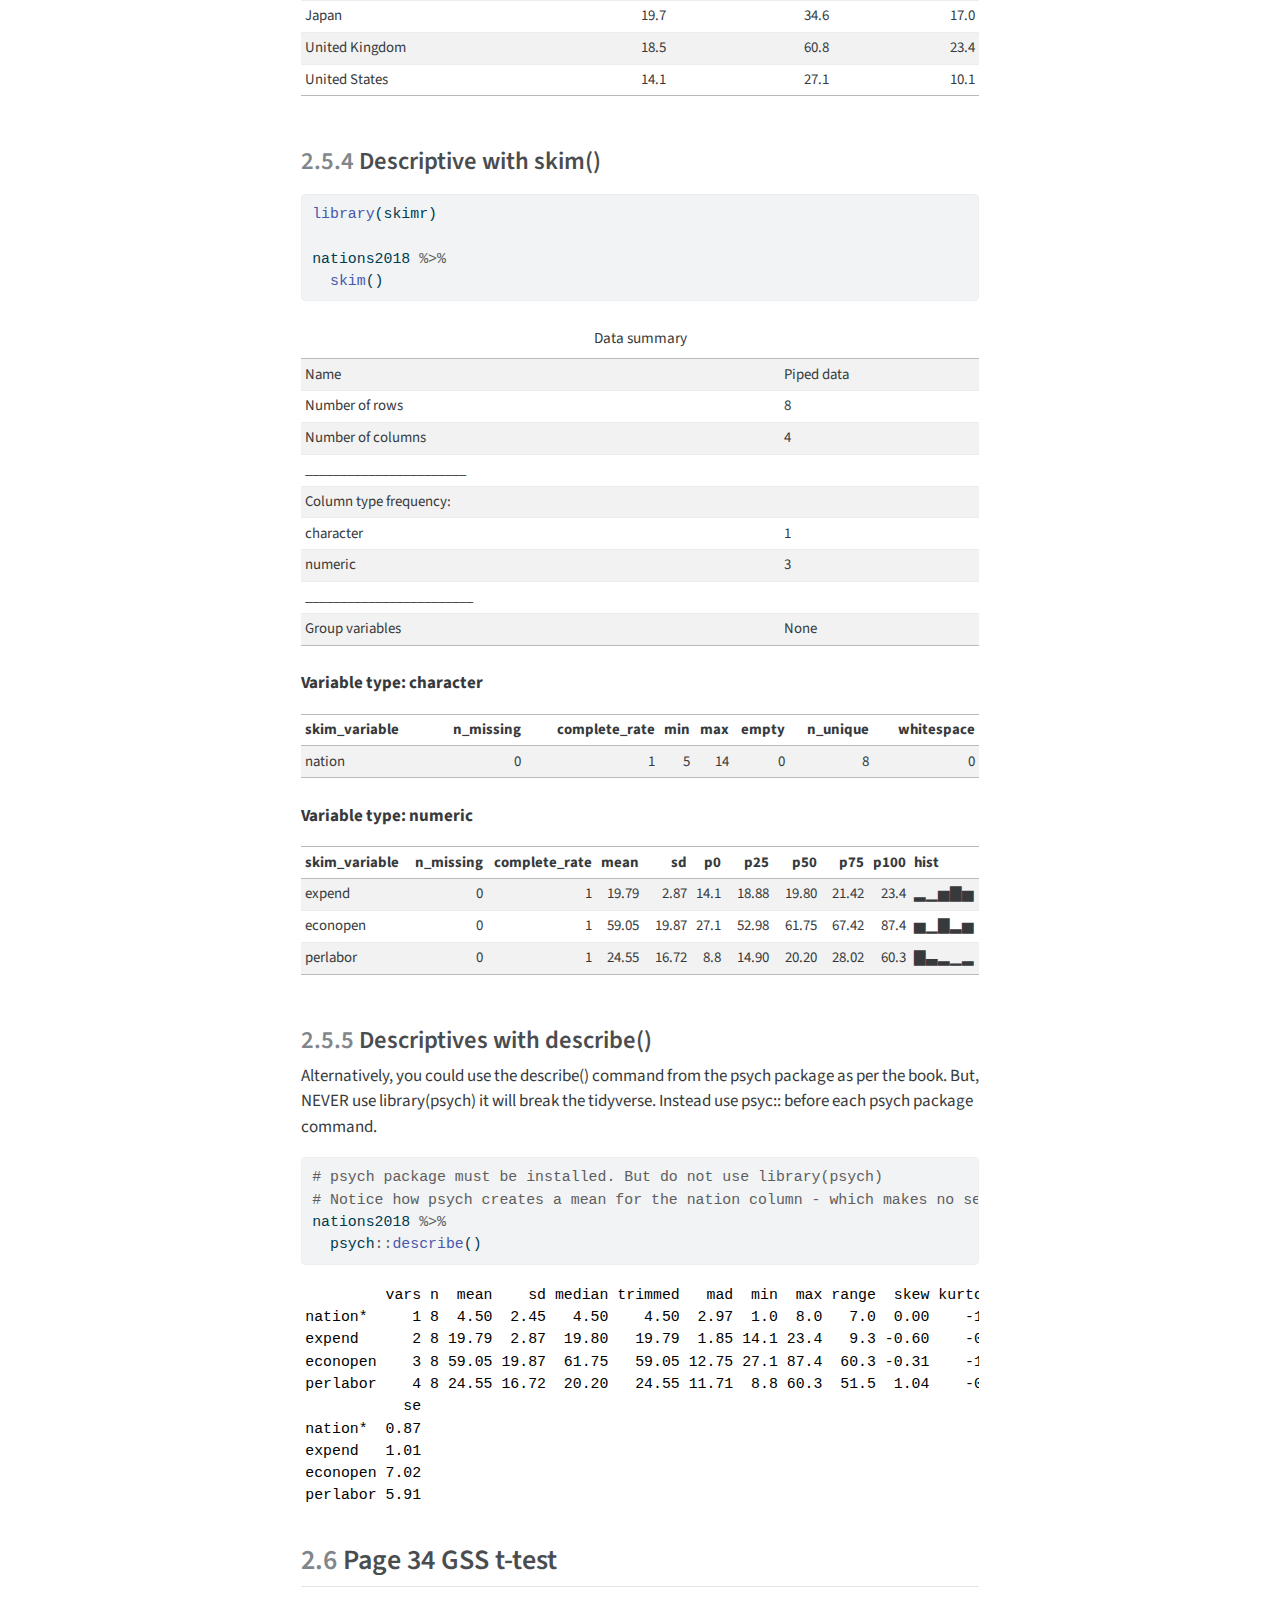
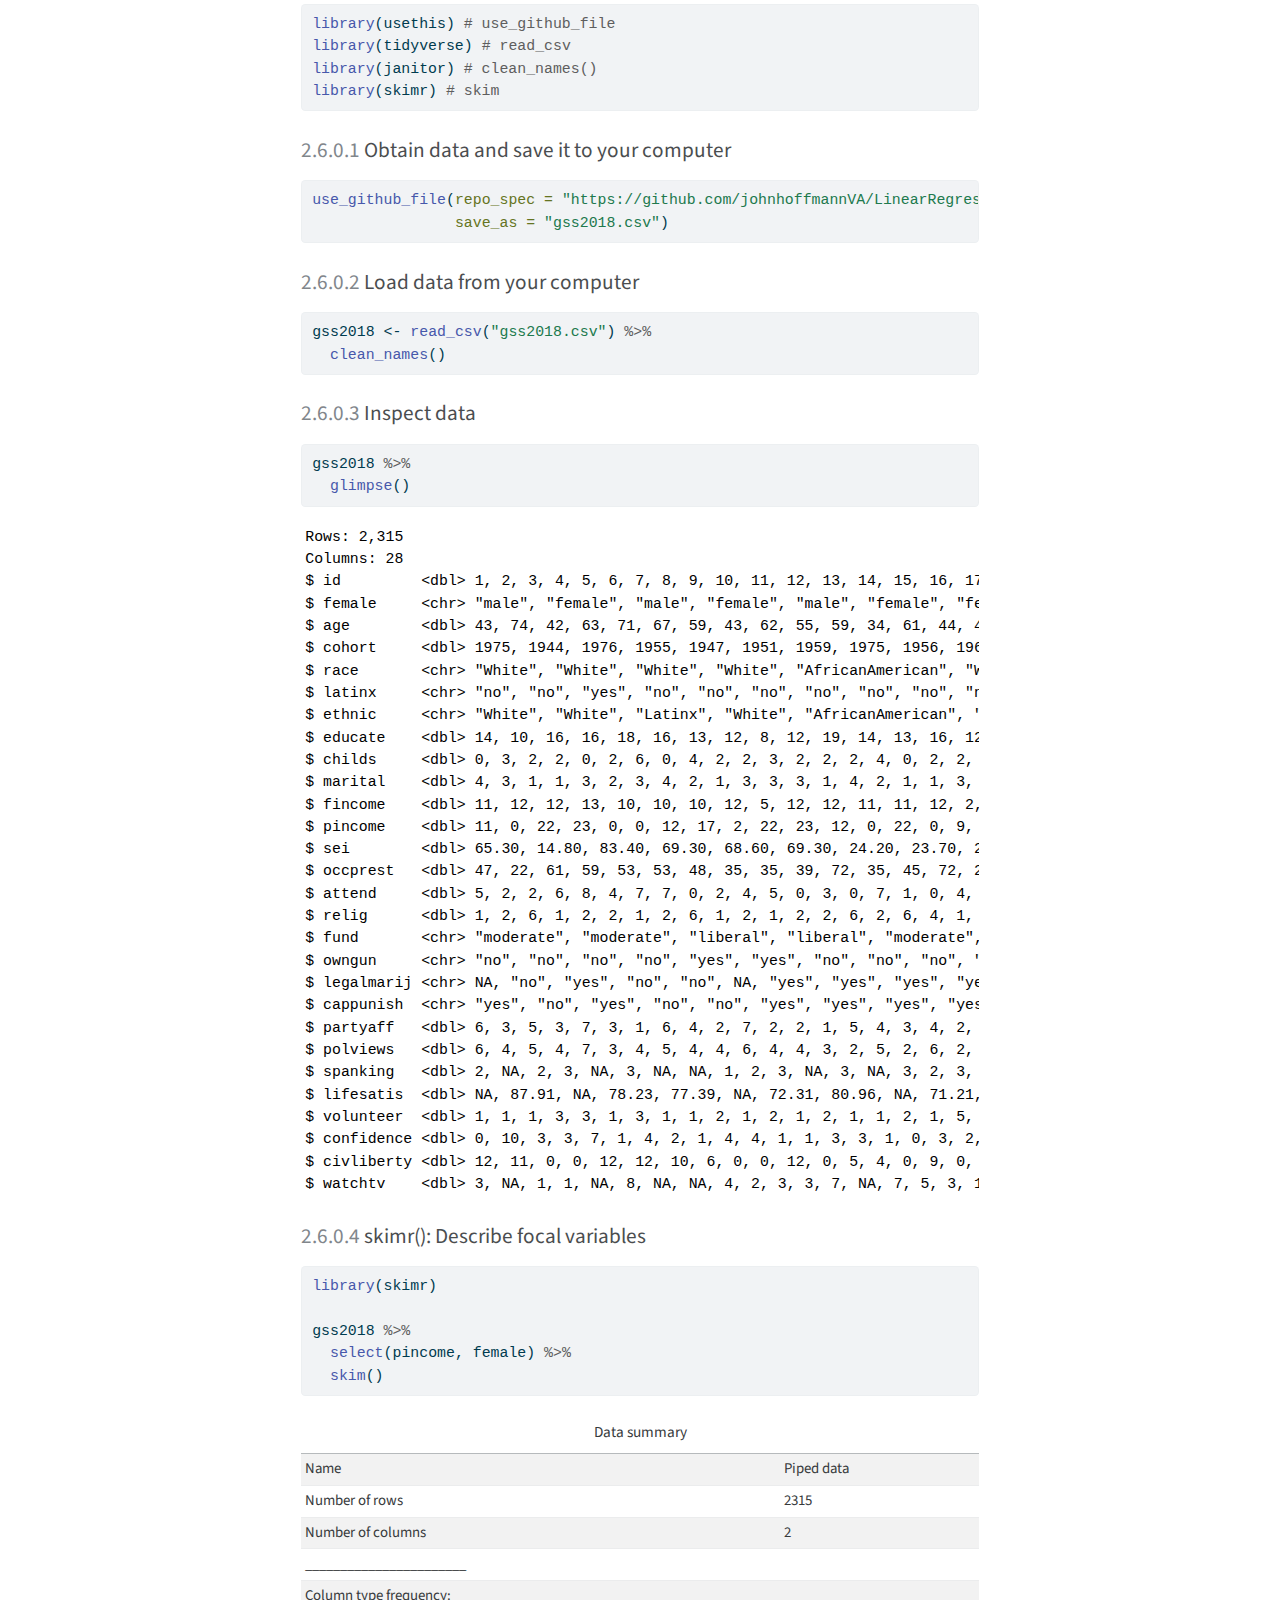
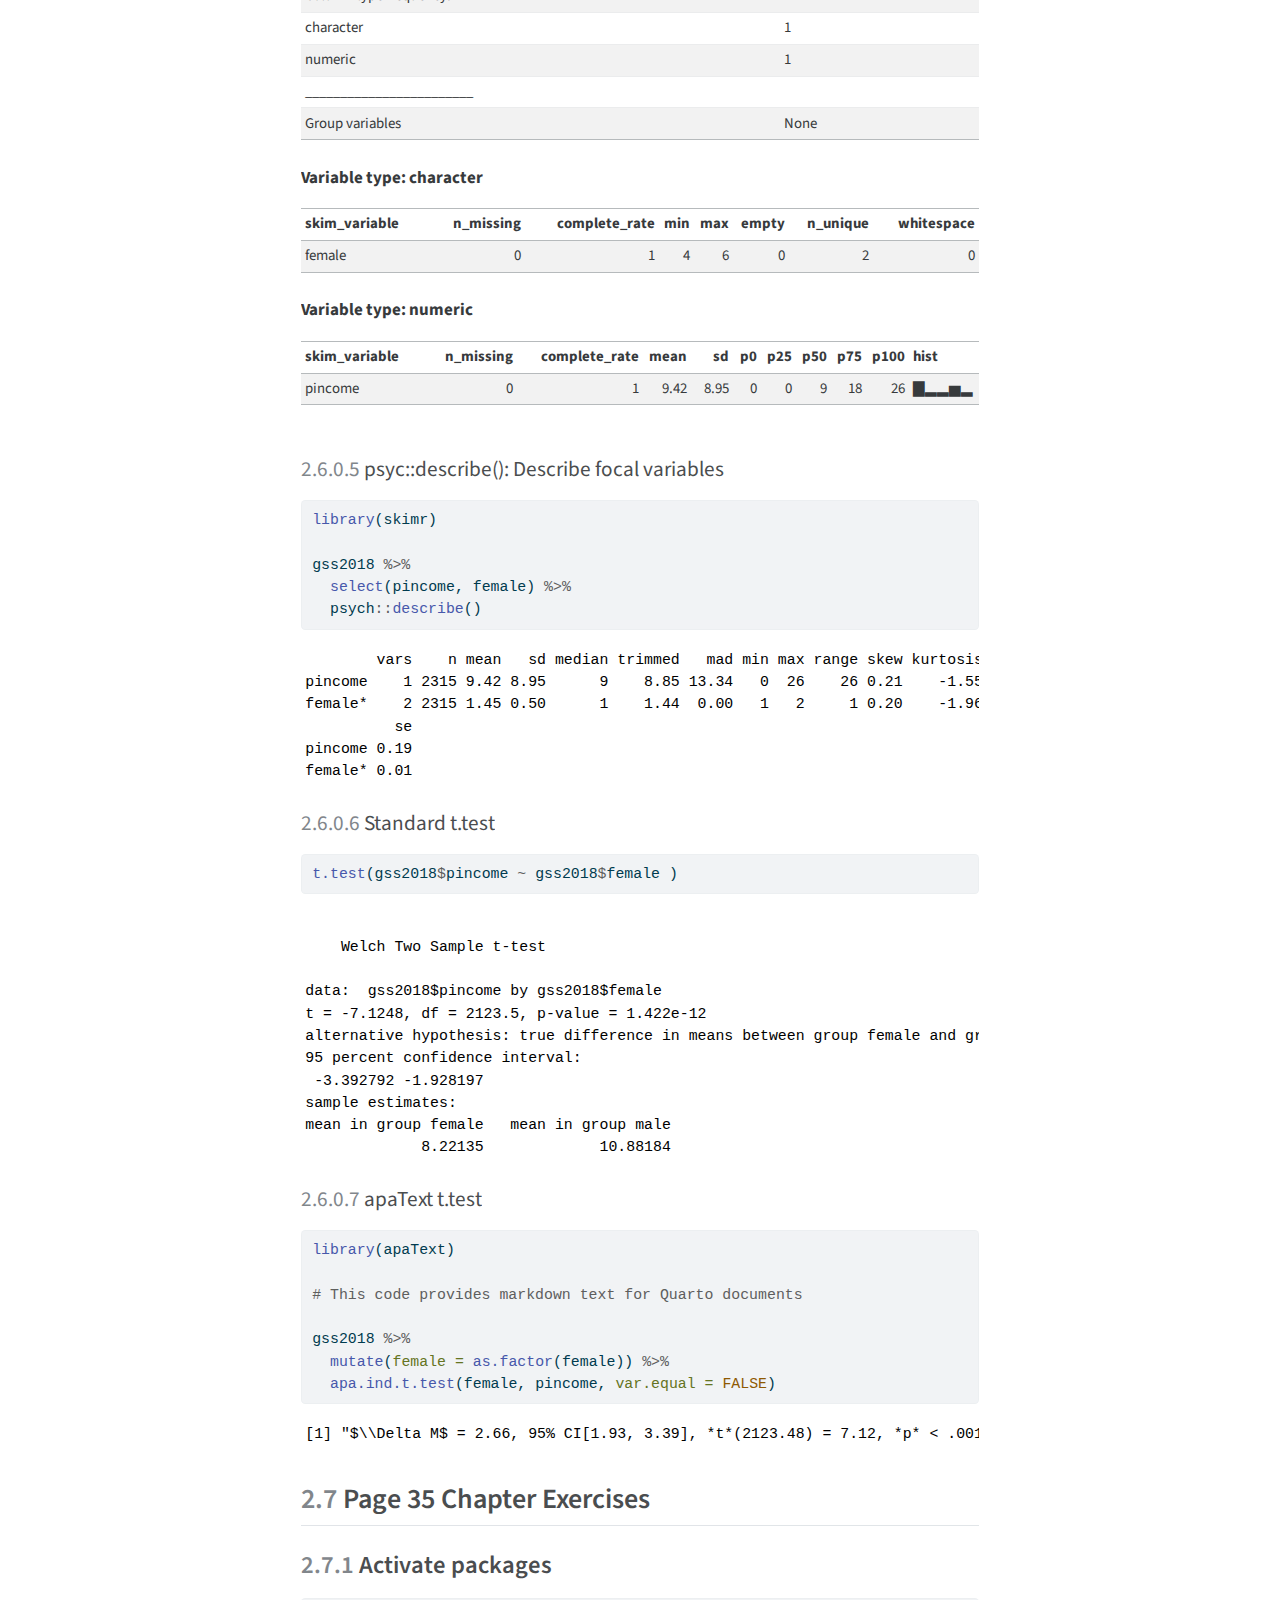
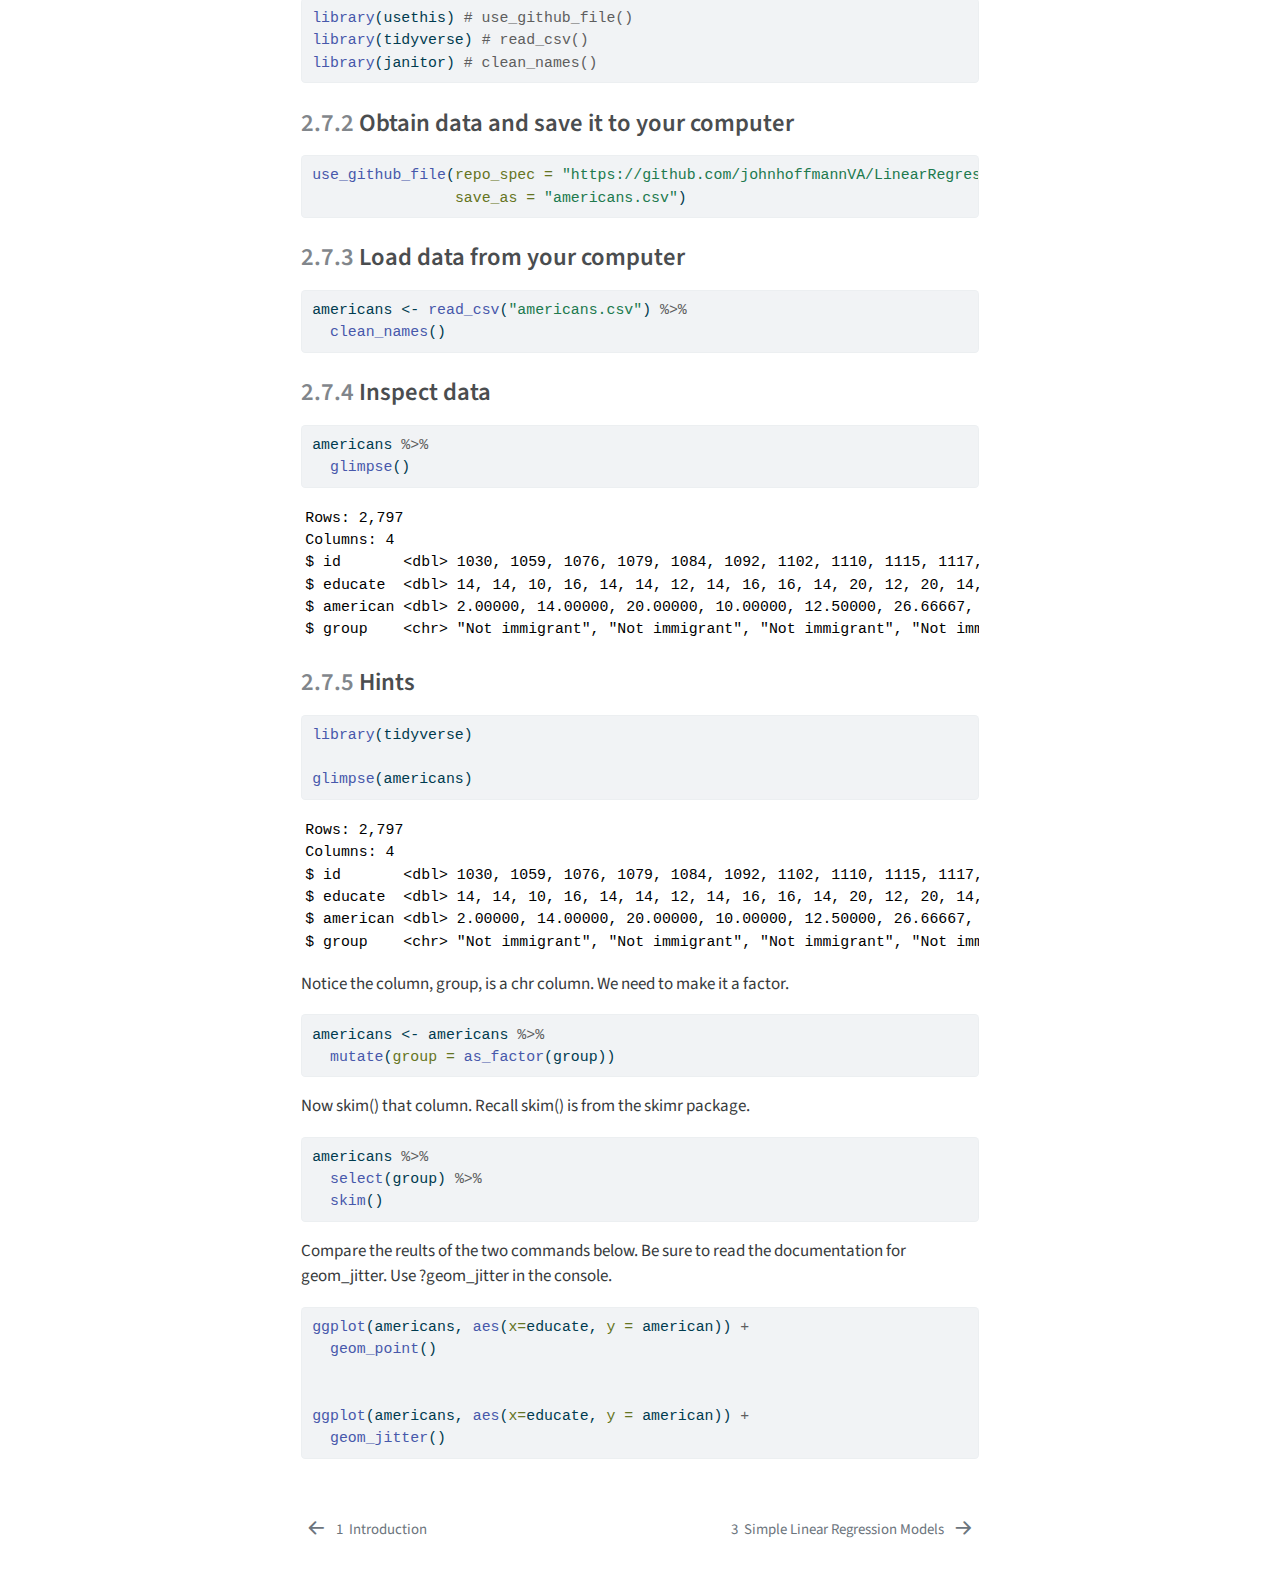
<file: docs/chapter2.html>
<!DOCTYPE html>
<html xmlns="http://www.w3.org/1999/xhtml" lang="en" xml:lang="en"><head>

<meta charset="utf-8">
<meta name="generator" content="quarto-1.3.353">

<meta name="viewport" content="width=device-width, initial-scale=1.0, user-scalable=yes">


<title>Regression Textbook Supplement - 2&nbsp; Review</title>
<style>
code{white-space: pre-wrap;}
span.smallcaps{font-variant: small-caps;}
div.columns{display: flex; gap: min(4vw, 1.5em);}
div.column{flex: auto; overflow-x: auto;}
div.hanging-indent{margin-left: 1.5em; text-indent: -1.5em;}
ul.task-list{list-style: none;}
ul.task-list li input[type="checkbox"] {
  width: 0.8em;
  margin: 0 0.8em 0.2em -1em; /* quarto-specific, see https://github.com/quarto-dev/quarto-cli/issues/4556 */ 
  vertical-align: middle;
}
/* CSS for syntax highlighting */
pre > code.sourceCode { white-space: pre; position: relative; }
pre > code.sourceCode > span { display: inline-block; line-height: 1.25; }
pre > code.sourceCode > span:empty { height: 1.2em; }
.sourceCode { overflow: visible; }
code.sourceCode > span { color: inherit; text-decoration: inherit; }
div.sourceCode { margin: 1em 0; }
pre.sourceCode { margin: 0; }
@media screen {
div.sourceCode { overflow: auto; }
}
@media print {
pre > code.sourceCode { white-space: pre-wrap; }
pre > code.sourceCode > span { text-indent: -5em; padding-left: 5em; }
}
pre.numberSource code
  { counter-reset: source-line 0; }
pre.numberSource code > span
  { position: relative; left: -4em; counter-increment: source-line; }
pre.numberSource code > span > a:first-child::before
  { content: counter(source-line);
    position: relative; left: -1em; text-align: right; vertical-align: baseline;
    border: none; display: inline-block;
    -webkit-touch-callout: none; -webkit-user-select: none;
    -khtml-user-select: none; -moz-user-select: none;
    -ms-user-select: none; user-select: none;
    padding: 0 4px; width: 4em;
  }
pre.numberSource { margin-left: 3em;  padding-left: 4px; }
div.sourceCode
  {   }
@media screen {
pre > code.sourceCode > span > a:first-child::before { text-decoration: underline; }
}
</style>


<script src="site_libs/quarto-nav/quarto-nav.js"></script>
<script src="site_libs/quarto-nav/headroom.min.js"></script>
<script src="site_libs/clipboard/clipboard.min.js"></script>
<script src="site_libs/quarto-search/autocomplete.umd.js"></script>
<script src="site_libs/quarto-search/fuse.min.js"></script>
<script src="site_libs/quarto-search/quarto-search.js"></script>
<meta name="quarto:offset" content="./">
<link href="./chapter3.html" rel="next">
<link href="./chapter1.html" rel="prev">
<script src="site_libs/quarto-html/quarto.js"></script>
<script src="site_libs/quarto-html/popper.min.js"></script>
<script src="site_libs/quarto-html/tippy.umd.min.js"></script>
<script src="site_libs/quarto-html/anchor.min.js"></script>
<link href="site_libs/quarto-html/tippy.css" rel="stylesheet">
<link href="site_libs/quarto-html/quarto-syntax-highlighting.css" rel="stylesheet" id="quarto-text-highlighting-styles">
<script src="site_libs/bootstrap/bootstrap.min.js"></script>
<link href="site_libs/bootstrap/bootstrap-icons.css" rel="stylesheet">
<link href="site_libs/bootstrap/bootstrap.min.css" rel="stylesheet" id="quarto-bootstrap" data-mode="light">
<script id="quarto-search-options" type="application/json">{
  "location": "sidebar",
  "copy-button": false,
  "collapse-after": 3,
  "panel-placement": "start",
  "type": "textbox",
  "limit": 20,
  "language": {
    "search-no-results-text": "No results",
    "search-matching-documents-text": "matching documents",
    "search-copy-link-title": "Copy link to search",
    "search-hide-matches-text": "Hide additional matches",
    "search-more-match-text": "more match in this document",
    "search-more-matches-text": "more matches in this document",
    "search-clear-button-title": "Clear",
    "search-detached-cancel-button-title": "Cancel",
    "search-submit-button-title": "Submit"
  }
}</script>


</head>

<body class="nav-sidebar floating">

<div id="quarto-search-results"></div>
  <header id="quarto-header" class="headroom fixed-top">
  <nav class="quarto-secondary-nav">
    <div class="container-fluid d-flex">
      <button type="button" class="quarto-btn-toggle btn" data-bs-toggle="collapse" data-bs-target="#quarto-sidebar,#quarto-sidebar-glass" aria-controls="quarto-sidebar" aria-expanded="false" aria-label="Toggle sidebar navigation" onclick="if (window.quartoToggleHeadroom) { window.quartoToggleHeadroom(); }">
        <i class="bi bi-layout-text-sidebar-reverse"></i>
      </button>
      <nav class="quarto-page-breadcrumbs" aria-label="breadcrumb"><ol class="breadcrumb"><li class="breadcrumb-item"><a href="./chapter2.html"><span class="chapter-number">2</span>&nbsp; <span class="chapter-title">Review</span></a></li></ol></nav>
      <a class="flex-grow-1" role="button" data-bs-toggle="collapse" data-bs-target="#quarto-sidebar,#quarto-sidebar-glass" aria-controls="quarto-sidebar" aria-expanded="false" aria-label="Toggle sidebar navigation" onclick="if (window.quartoToggleHeadroom) { window.quartoToggleHeadroom(); }">      
      </a>
      <button type="button" class="btn quarto-search-button" aria-label="Search" onclick="window.quartoOpenSearch();">
        <i class="bi bi-search"></i>
      </button>
    </div>
  </nav>
</header>
<!-- content -->
<div id="quarto-content" class="quarto-container page-columns page-rows-contents page-layout-article">
<!-- sidebar -->
  <nav id="quarto-sidebar" class="sidebar collapse collapse-horizontal sidebar-navigation floating overflow-auto">
    <div class="pt-lg-2 mt-2 text-left sidebar-header">
    <div class="sidebar-title mb-0 py-0">
      <a href="./">Regression Textbook Supplement</a> 
    </div>
      </div>
        <div class="mt-2 flex-shrink-0 align-items-center">
        <div class="sidebar-search">
        <div id="quarto-search" class="" title="Search"></div>
        </div>
        </div>
    <div class="sidebar-menu-container"> 
    <ul class="list-unstyled mt-1">
        <li class="sidebar-item">
  <div class="sidebar-item-container"> 
  <a href="./index.html" class="sidebar-item-text sidebar-link">
 <span class="menu-text">Preface</span></a>
  </div>
</li>
        <li class="sidebar-item">
  <div class="sidebar-item-container"> 
  <a href="./chapter1.html" class="sidebar-item-text sidebar-link">
 <span class="menu-text"><span class="chapter-number">1</span>&nbsp; <span class="chapter-title">Introduction</span></span></a>
  </div>
</li>
        <li class="sidebar-item">
  <div class="sidebar-item-container"> 
  <a href="./chapter2.html" class="sidebar-item-text sidebar-link active">
 <span class="menu-text"><span class="chapter-number">2</span>&nbsp; <span class="chapter-title">Review</span></span></a>
  </div>
</li>
        <li class="sidebar-item">
  <div class="sidebar-item-container"> 
  <a href="./chapter3.html" class="sidebar-item-text sidebar-link">
 <span class="menu-text"><span class="chapter-number">3</span>&nbsp; <span class="chapter-title">Simple Linear Regression Models</span></span></a>
  </div>
</li>
        <li class="sidebar-item">
  <div class="sidebar-item-container"> 
  <a href="./chapter4.html" class="sidebar-item-text sidebar-link">
 <span class="menu-text"><span class="chapter-number">4</span>&nbsp; <span class="chapter-title">Multiple Linear Regression Models</span></span></a>
  </div>
</li>
        <li class="sidebar-item">
  <div class="sidebar-item-container"> 
  <a href="./chapter5.html" class="sidebar-item-text sidebar-link">
 <span class="menu-text"><span class="chapter-number">5</span>&nbsp; <span class="chapter-title">Goodness of Fit</span></span></a>
  </div>
</li>
        <li class="sidebar-item">
  <div class="sidebar-item-container"> 
  <a href="./chapter6.html" class="sidebar-item-text sidebar-link">
 <span class="menu-text"><span class="chapter-number">6</span>&nbsp; <span class="chapter-title">Comparing Models</span></span></a>
  </div>
</li>
        <li class="sidebar-item">
  <div class="sidebar-item-container"> 
  <a href="./chapter7.html" class="sidebar-item-text sidebar-link">
 <span class="menu-text"><span class="chapter-number">7</span>&nbsp; <span class="chapter-title">Indicator Variables</span></span></a>
  </div>
</li>
        <li class="sidebar-item">
  <div class="sidebar-item-container"> 
  <a href="./chapter8.html" class="sidebar-item-text sidebar-link">
 <span class="menu-text"><span class="chapter-number">8</span>&nbsp; <span class="chapter-title">Independence</span></span></a>
  </div>
</li>
        <li class="sidebar-item">
  <div class="sidebar-item-container"> 
  <a href="./chapter9.html" class="sidebar-item-text sidebar-link">
 <span class="menu-text"><span class="chapter-number">9</span>&nbsp; <span class="chapter-title">Homoscedasticity</span></span></a>
  </div>
</li>
        <li class="sidebar-item">
  <div class="sidebar-item-container"> 
  <a href="./references.html" class="sidebar-item-text sidebar-link">
 <span class="menu-text">References</span></a>
  </div>
</li>
    </ul>
    </div>
</nav>
<div id="quarto-sidebar-glass" data-bs-toggle="collapse" data-bs-target="#quarto-sidebar,#quarto-sidebar-glass"></div>
<!-- margin-sidebar -->
    <div id="quarto-margin-sidebar" class="sidebar margin-sidebar">
        <nav id="TOC" role="doc-toc" class="toc-active">
    <h2 id="toc-title">Table of contents</h2>
   
  <ul>
  <li><a href="#required-packages" id="toc-required-packages" class="nav-link active" data-scroll-target="#required-packages"><span class="header-section-number">2.1</span> Required packages</a></li>
  <li><a href="#page-12-normal-density-plot" id="toc-page-12-normal-density-plot" class="nav-link" data-scroll-target="#page-12-normal-density-plot"><span class="header-section-number">2.2</span> Page 12 Normal Density Plot</a>
  <ul>
  <li><a href="#normal-distribution" id="toc-normal-distribution" class="nav-link" data-scroll-target="#normal-distribution"><span class="header-section-number">2.2.1</span> Normal Distribution</a></li>
  <li><a href="#skewed-distribution" id="toc-skewed-distribution" class="nav-link" data-scroll-target="#skewed-distribution"><span class="header-section-number">2.2.2</span> Skewed Distribution</a></li>
  </ul></li>
  <li><a href="#page-27-standardized-scores" id="toc-page-27-standardized-scores" class="nav-link" data-scroll-target="#page-27-standardized-scores"><span class="header-section-number">2.3</span> Page 27 Standardized Scores</a></li>
  <li><a href="#page-30-correlation-covariance" id="toc-page-30-correlation-covariance" class="nav-link" data-scroll-target="#page-30-correlation-covariance"><span class="header-section-number">2.4</span> Page 30 Correlation /Covariance</a></li>
  <li><a href="#page-34-nations-data-inspection" id="toc-page-34-nations-data-inspection" class="nav-link" data-scroll-target="#page-34-nations-data-inspection"><span class="header-section-number">2.5</span> Page 34 Nations Data Inspection</a>
  <ul>
  <li><a href="#activate-packages" id="toc-activate-packages" class="nav-link" data-scroll-target="#activate-packages"><span class="header-section-number">2.5.1</span> Activate packages</a></li>
  <li><a href="#obtain-data-and-save-it-to-your-computer" id="toc-obtain-data-and-save-it-to-your-computer" class="nav-link" data-scroll-target="#obtain-data-and-save-it-to-your-computer"><span class="header-section-number">2.5.2</span> Obtain data and save it to your computer</a>
  <ul>
  <li><a href="#load-data-from-your-computer" id="toc-load-data-from-your-computer" class="nav-link" data-scroll-target="#load-data-from-your-computer"><span class="header-section-number">2.5.2.1</span> Load data from your computer</a></li>
  </ul></li>
  <li><a href="#inspect-data" id="toc-inspect-data" class="nav-link" data-scroll-target="#inspect-data"><span class="header-section-number">2.5.3</span> Inspect data</a></li>
  <li><a href="#descriptive-with-skim" id="toc-descriptive-with-skim" class="nav-link" data-scroll-target="#descriptive-with-skim"><span class="header-section-number">2.5.4</span> Descriptive with skim()</a></li>
  <li><a href="#descriptives-with-describe" id="toc-descriptives-with-describe" class="nav-link" data-scroll-target="#descriptives-with-describe"><span class="header-section-number">2.5.5</span> Descriptives with describe()</a></li>
  </ul></li>
  <li><a href="#page-34-gss-t-test" id="toc-page-34-gss-t-test" class="nav-link" data-scroll-target="#page-34-gss-t-test"><span class="header-section-number">2.6</span> Page 34 GSS t-test</a>
  <ul>
  <li><a href="#obtain-data-and-save-it-to-your-computer-1" id="toc-obtain-data-and-save-it-to-your-computer-1" class="nav-link" data-scroll-target="#obtain-data-and-save-it-to-your-computer-1"><span class="header-section-number">2.6.0.1</span> Obtain data and save it to your computer</a></li>
  <li><a href="#load-data-from-your-computer-1" id="toc-load-data-from-your-computer-1" class="nav-link" data-scroll-target="#load-data-from-your-computer-1"><span class="header-section-number">2.6.0.2</span> Load data from your computer</a></li>
  <li><a href="#inspect-data-1" id="toc-inspect-data-1" class="nav-link" data-scroll-target="#inspect-data-1"><span class="header-section-number">2.6.0.3</span> Inspect data</a></li>
  <li><a href="#skimr-describe-focal-variables" id="toc-skimr-describe-focal-variables" class="nav-link" data-scroll-target="#skimr-describe-focal-variables"><span class="header-section-number">2.6.0.4</span> skimr(): Describe focal variables</a></li>
  <li><a href="#psycdescribe-describe-focal-variables" id="toc-psycdescribe-describe-focal-variables" class="nav-link" data-scroll-target="#psycdescribe-describe-focal-variables"><span class="header-section-number">2.6.0.5</span> psyc::describe(): Describe focal variables</a></li>
  <li><a href="#standard-t.test" id="toc-standard-t.test" class="nav-link" data-scroll-target="#standard-t.test"><span class="header-section-number">2.6.0.6</span> Standard t.test</a></li>
  <li><a href="#apatext-t.test" id="toc-apatext-t.test" class="nav-link" data-scroll-target="#apatext-t.test"><span class="header-section-number">2.6.0.7</span> apaText t.test</a></li>
  </ul></li>
  <li><a href="#page-35-chapter-exercises" id="toc-page-35-chapter-exercises" class="nav-link" data-scroll-target="#page-35-chapter-exercises"><span class="header-section-number">2.7</span> Page 35 Chapter Exercises</a>
  <ul>
  <li><a href="#activate-packages-1" id="toc-activate-packages-1" class="nav-link" data-scroll-target="#activate-packages-1"><span class="header-section-number">2.7.1</span> Activate packages</a></li>
  <li><a href="#obtain-data-and-save-it-to-your-computer-2" id="toc-obtain-data-and-save-it-to-your-computer-2" class="nav-link" data-scroll-target="#obtain-data-and-save-it-to-your-computer-2"><span class="header-section-number">2.7.2</span> Obtain data and save it to your computer</a></li>
  <li><a href="#load-data-from-your-computer-2" id="toc-load-data-from-your-computer-2" class="nav-link" data-scroll-target="#load-data-from-your-computer-2"><span class="header-section-number">2.7.3</span> Load data from your computer</a></li>
  <li><a href="#inspect-data-2" id="toc-inspect-data-2" class="nav-link" data-scroll-target="#inspect-data-2"><span class="header-section-number">2.7.4</span> Inspect data</a></li>
  <li><a href="#hints" id="toc-hints" class="nav-link" data-scroll-target="#hints"><span class="header-section-number">2.7.5</span> Hints</a></li>
  </ul></li>
  </ul>
</nav>
    </div>
<!-- main -->
<main class="content" id="quarto-document-content">

<header id="title-block-header" class="quarto-title-block default">
<div class="quarto-title">
<h1 class="title"><span class="chapter-number">2</span>&nbsp; <span class="chapter-title">Review</span></h1>
</div>



<div class="quarto-title-meta">

    
  
    
  </div>
  

</header>

<section id="required-packages" class="level2" data-number="2.1">
<h2 data-number="2.1" class="anchored" data-anchor-id="required-packages"><span class="header-section-number">2.1</span> Required packages</h2>
<p>The following CRAN packages must be installed:</p>
<table class="table">
<thead>
<tr class="header">
<th>Required CRAN Packages</th>
</tr>
</thead>
<tbody>
<tr class="odd">
<td>tidyverse</td>
</tr>
<tr class="even">
<td>usethis</td>
</tr>
<tr class="odd">
<td>janitor</td>
</tr>
<tr class="even">
<td>skimr</td>
</tr>
<tr class="odd">
<td>psych</td>
</tr>
</tbody>
</table>
<p>REMINDER: Never use the command library(psych).</p>
</section>
<section id="page-12-normal-density-plot" class="level2" data-number="2.2">
<h2 data-number="2.2" class="anchored" data-anchor-id="page-12-normal-density-plot"><span class="header-section-number">2.2</span> Page 12 Normal Density Plot</h2>
<section id="normal-distribution" class="level3" data-number="2.2.1">
<h3 data-number="2.2.1" class="anchored" data-anchor-id="normal-distribution"><span class="header-section-number">2.2.1</span> Normal Distribution</h3>
<div class="cell">
<div class="sourceCode cell-code" id="cb1"><pre class="sourceCode r code-with-copy"><code class="sourceCode r"><span id="cb1-1"><a href="#cb1-1" aria-hidden="true" tabindex="-1"></a><span class="fu">library</span>(tidyverse)</span>
<span id="cb1-2"><a href="#cb1-2" aria-hidden="true" tabindex="-1"></a></span>
<span id="cb1-3"><a href="#cb1-3" aria-hidden="true" tabindex="-1"></a>population_data <span class="ot">&lt;-</span> <span class="fu">data.frame</span>(<span class="at">weights =</span> <span class="fu">rnorm</span>(<span class="dv">1000000</span>, <span class="dv">80</span>, <span class="dv">10</span>))</span>
<span id="cb1-4"><a href="#cb1-4" aria-hidden="true" tabindex="-1"></a></span>
<span id="cb1-5"><a href="#cb1-5" aria-hidden="true" tabindex="-1"></a>weight_graph <span class="ot">&lt;-</span> <span class="fu">ggplot</span>(<span class="at">data =</span> population_data,</span>
<span id="cb1-6"><a href="#cb1-6" aria-hidden="true" tabindex="-1"></a>                   <span class="at">mapping =</span> <span class="fu">aes</span>(<span class="at">x =</span> weights)) <span class="sc">+</span></span>
<span id="cb1-7"><a href="#cb1-7" aria-hidden="true" tabindex="-1"></a>  <span class="fu">geom_density</span>() <span class="sc">+</span></span>
<span id="cb1-8"><a href="#cb1-8" aria-hidden="true" tabindex="-1"></a>  <span class="fu">scale_x_continuous</span>(<span class="at">name =</span> <span class="st">"Distribution of Weights"</span>) <span class="sc">+</span></span>
<span id="cb1-9"><a href="#cb1-9" aria-hidden="true" tabindex="-1"></a>  <span class="fu">scale_y_continuous</span>(<span class="at">name =</span> <span class="st">"Density"</span>) <span class="sc">+</span></span>
<span id="cb1-10"><a href="#cb1-10" aria-hidden="true" tabindex="-1"></a>  <span class="fu">theme_classic</span>()</span>
<span id="cb1-11"><a href="#cb1-11" aria-hidden="true" tabindex="-1"></a></span>
<span id="cb1-12"><a href="#cb1-12" aria-hidden="true" tabindex="-1"></a><span class="fu">print</span>(weight_graph)</span></code><button title="Copy to Clipboard" class="code-copy-button"><i class="bi"></i></button></pre></div>
<div class="cell-output-display">
<p><img src="chapter2_files/figure-html/unnamed-chunk-2-1.png" class="img-fluid" width="672"></p>
</div>
</div>
</section>
<section id="skewed-distribution" class="level3" data-number="2.2.2">
<h3 data-number="2.2.2" class="anchored" data-anchor-id="skewed-distribution"><span class="header-section-number">2.2.2</span> Skewed Distribution</h3>
<div class="cell">
<div class="sourceCode cell-code" id="cb2"><pre class="sourceCode r code-with-copy"><code class="sourceCode r"><span id="cb2-1"><a href="#cb2-1" aria-hidden="true" tabindex="-1"></a><span class="fu">library</span>(tidyverse)</span>
<span id="cb2-2"><a href="#cb2-2" aria-hidden="true" tabindex="-1"></a></span>
<span id="cb2-3"><a href="#cb2-3" aria-hidden="true" tabindex="-1"></a>income_data <span class="ot">&lt;-</span> <span class="fu">data.frame</span>(<span class="at">income =</span> <span class="fu">rf</span>(<span class="dv">1000000</span>, <span class="at">df1 =</span> <span class="dv">5</span>, <span class="at">df2 =</span> <span class="dv">2000</span>))</span>
<span id="cb2-4"><a href="#cb2-4" aria-hidden="true" tabindex="-1"></a></span>
<span id="cb2-5"><a href="#cb2-5" aria-hidden="true" tabindex="-1"></a>income_graph <span class="ot">&lt;-</span> <span class="fu">ggplot</span>(<span class="at">data =</span> income_data,</span>
<span id="cb2-6"><a href="#cb2-6" aria-hidden="true" tabindex="-1"></a>                   <span class="at">mapping =</span> <span class="fu">aes</span>(<span class="at">x =</span> income)) <span class="sc">+</span></span>
<span id="cb2-7"><a href="#cb2-7" aria-hidden="true" tabindex="-1"></a>  <span class="fu">geom_density</span>() <span class="sc">+</span></span>
<span id="cb2-8"><a href="#cb2-8" aria-hidden="true" tabindex="-1"></a>  <span class="fu">scale_x_continuous</span>(<span class="at">name =</span> <span class="st">"Distribution of Income"</span>, </span>
<span id="cb2-9"><a href="#cb2-9" aria-hidden="true" tabindex="-1"></a>                     <span class="at">breaks =</span> <span class="fu">seq</span>(<span class="dv">0</span>,  <span class="dv">6</span>, <span class="at">by =</span> <span class="dv">2</span>)) <span class="sc">+</span></span>
<span id="cb2-10"><a href="#cb2-10" aria-hidden="true" tabindex="-1"></a>  <span class="fu">scale_y_continuous</span>(<span class="at">name =</span> <span class="st">"Density"</span>,</span>
<span id="cb2-11"><a href="#cb2-11" aria-hidden="true" tabindex="-1"></a>                     <span class="at">breaks =</span> <span class="fu">seq</span>(<span class="dv">0</span>, .<span class="dv">8</span>, <span class="at">by =</span> .<span class="dv">2</span>)) <span class="sc">+</span></span>
<span id="cb2-12"><a href="#cb2-12" aria-hidden="true" tabindex="-1"></a></span>
<span id="cb2-13"><a href="#cb2-13" aria-hidden="true" tabindex="-1"></a>  <span class="fu">theme_classic</span>()</span>
<span id="cb2-14"><a href="#cb2-14" aria-hidden="true" tabindex="-1"></a></span>
<span id="cb2-15"><a href="#cb2-15" aria-hidden="true" tabindex="-1"></a><span class="fu">print</span>(income_graph)</span></code><button title="Copy to Clipboard" class="code-copy-button"><i class="bi"></i></button></pre></div>
<div class="cell-output-display">
<p><img src="chapter2_files/figure-html/unnamed-chunk-3-1.png" class="img-fluid" width="672"></p>
</div>
</div>
</section>
</section>
<section id="page-27-standardized-scores" class="level2" data-number="2.3">
<h2 data-number="2.3" class="anchored" data-anchor-id="page-27-standardized-scores"><span class="header-section-number">2.3</span> Page 27 Standardized Scores</h2>
<div class="cell">
<div class="sourceCode cell-code" id="cb3"><pre class="sourceCode r code-with-copy"><code class="sourceCode r"><span id="cb3-1"><a href="#cb3-1" aria-hidden="true" tabindex="-1"></a>sample1_oz <span class="ot">&lt;-</span> <span class="fu">c</span>(<span class="dv">40</span>, <span class="dv">45</span>, <span class="dv">50</span>, <span class="dv">55</span>, <span class="dv">60</span>, <span class="dv">65</span>, <span class="dv">70</span>)</span>
<span id="cb3-2"><a href="#cb3-2" aria-hidden="true" tabindex="-1"></a>z_sample1_oz <span class="ot">&lt;-</span> <span class="fu">scale</span>(sample1_oz, <span class="at">center =</span> <span class="cn">TRUE</span>, <span class="at">scale =</span> <span class="cn">TRUE</span>)</span>
<span id="cb3-3"><a href="#cb3-3" aria-hidden="true" tabindex="-1"></a></span>
<span id="cb3-4"><a href="#cb3-4" aria-hidden="true" tabindex="-1"></a></span>
<span id="cb3-5"><a href="#cb3-5" aria-hidden="true" tabindex="-1"></a>sample2_grams <span class="ot">&lt;-</span> <span class="fu">c</span>(<span class="dv">1100</span>, <span class="dv">1150</span>, <span class="dv">1200</span>, <span class="dv">1400</span>, <span class="dv">1700</span>, <span class="dv">1725</span>, <span class="dv">1775</span>)</span>
<span id="cb3-6"><a href="#cb3-6" aria-hidden="true" tabindex="-1"></a>z_sample2_grams <span class="ot">&lt;-</span> <span class="fu">scale</span>(sample2_grams, <span class="at">center =</span> <span class="cn">TRUE</span>, <span class="at">scale =</span> <span class="cn">TRUE</span>)</span></code><button title="Copy to Clipboard" class="code-copy-button"><i class="bi"></i></button></pre></div>
</div>
<div class="cell">
<div class="cell-output-display">
<table class="table table-sm table-striped small">
<thead>
<tr class="header">
<th style="text-align: right;">sample1_oz</th>
<th style="text-align: right;">sample2_grams</th>
<th style="text-align: right;">z_sample1_oz</th>
<th style="text-align: right;">z_sample2_grams</th>
</tr>
</thead>
<tbody>
<tr class="odd">
<td style="text-align: right;">40</td>
<td style="text-align: right;">1100</td>
<td style="text-align: right;">-1.3887301</td>
<td style="text-align: right;">-1.1405606</td>
</tr>
<tr class="even">
<td style="text-align: right;">45</td>
<td style="text-align: right;">1150</td>
<td style="text-align: right;">-0.9258201</td>
<td style="text-align: right;">-0.9706899</td>
</tr>
<tr class="odd">
<td style="text-align: right;">50</td>
<td style="text-align: right;">1200</td>
<td style="text-align: right;">-0.4629100</td>
<td style="text-align: right;">-0.8008191</td>
</tr>
<tr class="even">
<td style="text-align: right;">55</td>
<td style="text-align: right;">1400</td>
<td style="text-align: right;">0.0000000</td>
<td style="text-align: right;">-0.1213362</td>
</tr>
<tr class="odd">
<td style="text-align: right;">60</td>
<td style="text-align: right;">1700</td>
<td style="text-align: right;">0.4629100</td>
<td style="text-align: right;">0.8978881</td>
</tr>
<tr class="even">
<td style="text-align: right;">65</td>
<td style="text-align: right;">1725</td>
<td style="text-align: right;">0.9258201</td>
<td style="text-align: right;">0.9828235</td>
</tr>
<tr class="odd">
<td style="text-align: right;">70</td>
<td style="text-align: right;">1775</td>
<td style="text-align: right;">1.3887301</td>
<td style="text-align: right;">1.1526942</td>
</tr>
</tbody>
</table>
</div>
</div>
</section>
<section id="page-30-correlation-covariance" class="level2" data-number="2.4">
<h2 data-number="2.4" class="anchored" data-anchor-id="page-30-correlation-covariance"><span class="header-section-number">2.4</span> Page 30 Correlation /Covariance</h2>
<div class="cell">
<div class="sourceCode cell-code" id="cb4"><pre class="sourceCode r code-with-copy"><code class="sourceCode r"><span id="cb4-1"><a href="#cb4-1" aria-hidden="true" tabindex="-1"></a>sample1_oz <span class="ot">&lt;-</span> <span class="fu">c</span>(<span class="dv">40</span>, <span class="dv">45</span>, <span class="dv">50</span>, <span class="dv">55</span>, <span class="dv">60</span>, <span class="dv">65</span>, <span class="dv">70</span>)</span>
<span id="cb4-2"><a href="#cb4-2" aria-hidden="true" tabindex="-1"></a>sample1_length <span class="ot">=</span> <span class="fu">c</span>(<span class="dv">31</span>, <span class="dv">33</span>, <span class="dv">37</span>, <span class="dv">38</span>, <span class="dv">42</span>, <span class="dv">45</span>, <span class="dv">48</span>)</span>
<span id="cb4-3"><a href="#cb4-3" aria-hidden="true" tabindex="-1"></a></span>
<span id="cb4-4"><a href="#cb4-4" aria-hidden="true" tabindex="-1"></a>cov_sample1 <span class="ot">&lt;-</span> <span class="fu">cov</span>(sample1_oz, sample1_length)</span>
<span id="cb4-5"><a href="#cb4-5" aria-hidden="true" tabindex="-1"></a><span class="fu">print</span>(cov_sample1)</span></code><button title="Copy to Clipboard" class="code-copy-button"><i class="bi"></i></button></pre></div>
<div class="cell-output cell-output-stdout">
<pre><code>[1] 66.66667</code></pre>
</div>
<div class="sourceCode cell-code" id="cb6"><pre class="sourceCode r code-with-copy"><code class="sourceCode r"><span id="cb6-1"><a href="#cb6-1" aria-hidden="true" tabindex="-1"></a>correlation_sample1 <span class="ot">&lt;-</span> <span class="fu">cor</span>(sample1_oz, sample1_length)</span>
<span id="cb6-2"><a href="#cb6-2" aria-hidden="true" tabindex="-1"></a><span class="fu">print</span>(correlation_sample1)</span></code><button title="Copy to Clipboard" class="code-copy-button"><i class="bi"></i></button></pre></div>
<div class="cell-output cell-output-stdout">
<pre><code>[1] 0.9950372</code></pre>
</div>
</div>
<p>But also note:</p>
<div class="cell">
<div class="sourceCode cell-code" id="cb8"><pre class="sourceCode r code-with-copy"><code class="sourceCode r"><span id="cb8-1"><a href="#cb8-1" aria-hidden="true" tabindex="-1"></a><span class="co"># covariance is like correlation, but with the standard deviations included</span></span>
<span id="cb8-2"><a href="#cb8-2" aria-hidden="true" tabindex="-1"></a></span>
<span id="cb8-3"><a href="#cb8-3" aria-hidden="true" tabindex="-1"></a>correlation_sample1 <span class="sc">*</span> <span class="fu">sd</span>(sample1_oz) <span class="sc">*</span> <span class="fu">sd</span>(sample1_length)</span></code><button title="Copy to Clipboard" class="code-copy-button"><i class="bi"></i></button></pre></div>
<div class="cell-output cell-output-stdout">
<pre><code>[1] 66.66667</code></pre>
</div>
<div class="sourceCode cell-code" id="cb10"><pre class="sourceCode r code-with-copy"><code class="sourceCode r"><span id="cb10-1"><a href="#cb10-1" aria-hidden="true" tabindex="-1"></a><span class="co"># You get the same value as the covariance</span></span>
<span id="cb10-2"><a href="#cb10-2" aria-hidden="true" tabindex="-1"></a><span class="fu">print</span>(cov_sample1)</span></code><button title="Copy to Clipboard" class="code-copy-button"><i class="bi"></i></button></pre></div>
<div class="cell-output cell-output-stdout">
<pre><code>[1] 66.66667</code></pre>
</div>
</div>
</section>
<section id="page-34-nations-data-inspection" class="level2" data-number="2.5">
<h2 data-number="2.5" class="anchored" data-anchor-id="page-34-nations-data-inspection"><span class="header-section-number">2.5</span> Page 34 Nations Data Inspection</h2>
<section id="activate-packages" class="level3" data-number="2.5.1">
<h3 data-number="2.5.1" class="anchored" data-anchor-id="activate-packages"><span class="header-section-number">2.5.1</span> Activate packages</h3>
<div class="cell">
<div class="sourceCode cell-code" id="cb12"><pre class="sourceCode r code-with-copy"><code class="sourceCode r"><span id="cb12-1"><a href="#cb12-1" aria-hidden="true" tabindex="-1"></a><span class="fu">library</span>(usethis) <span class="co"># use_github_file() </span></span>
<span id="cb12-2"><a href="#cb12-2" aria-hidden="true" tabindex="-1"></a><span class="fu">library</span>(tidyverse) <span class="co"># read_csv() </span></span>
<span id="cb12-3"><a href="#cb12-3" aria-hidden="true" tabindex="-1"></a><span class="fu">library</span>(janitor) <span class="co"># clean_names() </span></span>
<span id="cb12-4"><a href="#cb12-4" aria-hidden="true" tabindex="-1"></a><span class="fu">library</span>(skimr) <span class="co"># skim()</span></span></code><button title="Copy to Clipboard" class="code-copy-button"><i class="bi"></i></button></pre></div>
</div>
</section>
<section id="obtain-data-and-save-it-to-your-computer" class="level3" data-number="2.5.2">
<h3 data-number="2.5.2" class="anchored" data-anchor-id="obtain-data-and-save-it-to-your-computer"><span class="header-section-number">2.5.2</span> Obtain data and save it to your computer</h3>
<div class="cell">
<div class="sourceCode cell-code" id="cb13"><pre class="sourceCode r code-with-copy"><code class="sourceCode r"><span id="cb13-1"><a href="#cb13-1" aria-hidden="true" tabindex="-1"></a><span class="fu">use_github_file</span>(<span class="at">repo_spec =</span> <span class="st">"https://github.com/johnhoffmannVA/LinearRegression/blob/main/Nations2018.csv"</span>,</span>
<span id="cb13-2"><a href="#cb13-2" aria-hidden="true" tabindex="-1"></a>                <span class="at">save_as =</span> <span class="st">"nations2018.csv"</span>)</span></code><button title="Copy to Clipboard" class="code-copy-button"><i class="bi"></i></button></pre></div>
</div>
<section id="load-data-from-your-computer" class="level4" data-number="2.5.2.1">
<h4 data-number="2.5.2.1" class="anchored" data-anchor-id="load-data-from-your-computer"><span class="header-section-number">2.5.2.1</span> Load data from your computer</h4>
<div class="cell">
<div class="sourceCode cell-code" id="cb14"><pre class="sourceCode r code-with-copy"><code class="sourceCode r"><span id="cb14-1"><a href="#cb14-1" aria-hidden="true" tabindex="-1"></a>nations2018 <span class="ot">&lt;-</span> <span class="fu">read_csv</span>(<span class="st">"nations2018.csv"</span>) <span class="sc">%&gt;%</span> </span>
<span id="cb14-2"><a href="#cb14-2" aria-hidden="true" tabindex="-1"></a>  <span class="fu">clean_names</span>()</span></code><button title="Copy to Clipboard" class="code-copy-button"><i class="bi"></i></button></pre></div>
</div>
</section>
</section>
<section id="inspect-data" class="level3" data-number="2.5.3">
<h3 data-number="2.5.3" class="anchored" data-anchor-id="inspect-data"><span class="header-section-number">2.5.3</span> Inspect data</h3>
<div class="cell">
<div class="sourceCode cell-code" id="cb15"><pre class="sourceCode r code-with-copy"><code class="sourceCode r"><span id="cb15-1"><a href="#cb15-1" aria-hidden="true" tabindex="-1"></a>nations2018 <span class="sc">%&gt;%</span> </span>
<span id="cb15-2"><a href="#cb15-2" aria-hidden="true" tabindex="-1"></a>  <span class="fu">glimpse</span>()  </span></code><button title="Copy to Clipboard" class="code-copy-button"><i class="bi"></i></button></pre></div>
<div class="cell-output cell-output-stdout">
<pre><code>Rows: 8
Columns: 4
$ nation   &lt;chr&gt; "Canada", "Finland", "France", "Germany", "Italy", "Japan", "…
$ expend   &lt;dbl&gt; 21.0, 22.7, 23.4, 19.9, 19.0, 19.7, 18.5, 14.1
$ econopen &lt;dbl&gt; 64.5, 76.2, 62.7, 87.4, 59.1, 34.6, 60.8, 27.1
$ perlabor &lt;dbl&gt; 25.9, 60.3, 8.8, 16.5, 34.4, 17.0, 23.4, 10.1</code></pre>
</div>
</div>
<p>Or use</p>
<div class="cell">
<div class="sourceCode cell-code" id="cb17"><pre class="sourceCode r code-with-copy"><code class="sourceCode r"><span id="cb17-1"><a href="#cb17-1" aria-hidden="true" tabindex="-1"></a>nations2018 <span class="sc">%&gt;%</span> </span>
<span id="cb17-2"><a href="#cb17-2" aria-hidden="true" tabindex="-1"></a>  <span class="fu">view</span>()  </span></code><button title="Copy to Clipboard" class="code-copy-button"><i class="bi"></i></button></pre></div>
</div>
<div class="cell">
<div class="cell-output-display">
<table class="table table-sm table-striped small">
<thead>
<tr class="header">
<th style="text-align: left;">nation</th>
<th style="text-align: right;">expend</th>
<th style="text-align: right;">econopen</th>
<th style="text-align: right;">perlabor</th>
</tr>
</thead>
<tbody>
<tr class="odd">
<td style="text-align: left;">Canada</td>
<td style="text-align: right;">21.0</td>
<td style="text-align: right;">64.5</td>
<td style="text-align: right;">25.9</td>
</tr>
<tr class="even">
<td style="text-align: left;">Finland</td>
<td style="text-align: right;">22.7</td>
<td style="text-align: right;">76.2</td>
<td style="text-align: right;">60.3</td>
</tr>
<tr class="odd">
<td style="text-align: left;">France</td>
<td style="text-align: right;">23.4</td>
<td style="text-align: right;">62.7</td>
<td style="text-align: right;">8.8</td>
</tr>
<tr class="even">
<td style="text-align: left;">Germany</td>
<td style="text-align: right;">19.9</td>
<td style="text-align: right;">87.4</td>
<td style="text-align: right;">16.5</td>
</tr>
<tr class="odd">
<td style="text-align: left;">Italy</td>
<td style="text-align: right;">19.0</td>
<td style="text-align: right;">59.1</td>
<td style="text-align: right;">34.4</td>
</tr>
<tr class="even">
<td style="text-align: left;">Japan</td>
<td style="text-align: right;">19.7</td>
<td style="text-align: right;">34.6</td>
<td style="text-align: right;">17.0</td>
</tr>
<tr class="odd">
<td style="text-align: left;">United Kingdom</td>
<td style="text-align: right;">18.5</td>
<td style="text-align: right;">60.8</td>
<td style="text-align: right;">23.4</td>
</tr>
<tr class="even">
<td style="text-align: left;">United States</td>
<td style="text-align: right;">14.1</td>
<td style="text-align: right;">27.1</td>
<td style="text-align: right;">10.1</td>
</tr>
</tbody>
</table>
</div>
</div>
</section>
<section id="descriptive-with-skim" class="level3" data-number="2.5.4">
<h3 data-number="2.5.4" class="anchored" data-anchor-id="descriptive-with-skim"><span class="header-section-number">2.5.4</span> Descriptive with skim()</h3>
<div class="cell">
<div class="sourceCode cell-code" id="cb18"><pre class="sourceCode r code-with-copy"><code class="sourceCode r"><span id="cb18-1"><a href="#cb18-1" aria-hidden="true" tabindex="-1"></a><span class="fu">library</span>(skimr)</span>
<span id="cb18-2"><a href="#cb18-2" aria-hidden="true" tabindex="-1"></a></span>
<span id="cb18-3"><a href="#cb18-3" aria-hidden="true" tabindex="-1"></a>nations2018 <span class="sc">%&gt;%</span> </span>
<span id="cb18-4"><a href="#cb18-4" aria-hidden="true" tabindex="-1"></a>  <span class="fu">skim</span>()  </span></code><button title="Copy to Clipboard" class="code-copy-button"><i class="bi"></i></button></pre></div>
<div class="cell-output-display">
<table class="table table-sm table-striped small">
<caption>Data summary</caption>
<tbody>
<tr class="odd">
<td style="text-align: left;">Name</td>
<td style="text-align: left;">Piped data</td>
</tr>
<tr class="even">
<td style="text-align: left;">Number of rows</td>
<td style="text-align: left;">8</td>
</tr>
<tr class="odd">
<td style="text-align: left;">Number of columns</td>
<td style="text-align: left;">4</td>
</tr>
<tr class="even">
<td style="text-align: left;">_______________________</td>
<td style="text-align: left;"></td>
</tr>
<tr class="odd">
<td style="text-align: left;">Column type frequency:</td>
<td style="text-align: left;"></td>
</tr>
<tr class="even">
<td style="text-align: left;">character</td>
<td style="text-align: left;">1</td>
</tr>
<tr class="odd">
<td style="text-align: left;">numeric</td>
<td style="text-align: left;">3</td>
</tr>
<tr class="even">
<td style="text-align: left;">________________________</td>
<td style="text-align: left;"></td>
</tr>
<tr class="odd">
<td style="text-align: left;">Group variables</td>
<td style="text-align: left;">None</td>
</tr>
</tbody>
</table>
<p><strong>Variable type: character</strong></p>
<table class="table table-sm table-striped small">
<colgroup>
<col style="width: 19%">
<col style="width: 13%">
<col style="width: 19%">
<col style="width: 5%">
<col style="width: 5%">
<col style="width: 8%">
<col style="width: 12%">
<col style="width: 15%">
</colgroup>
<thead>
<tr class="header">
<th style="text-align: left;">skim_variable</th>
<th style="text-align: right;">n_missing</th>
<th style="text-align: right;">complete_rate</th>
<th style="text-align: right;">min</th>
<th style="text-align: right;">max</th>
<th style="text-align: right;">empty</th>
<th style="text-align: right;">n_unique</th>
<th style="text-align: right;">whitespace</th>
</tr>
</thead>
<tbody>
<tr class="odd">
<td style="text-align: left;">nation</td>
<td style="text-align: right;">0</td>
<td style="text-align: right;">1</td>
<td style="text-align: right;">5</td>
<td style="text-align: right;">14</td>
<td style="text-align: right;">0</td>
<td style="text-align: right;">8</td>
<td style="text-align: right;">0</td>
</tr>
</tbody>
</table>
<p><strong>Variable type: numeric</strong></p>
<table class="table table-sm table-striped small">
<colgroup>
<col style="width: 16%">
<col style="width: 11%">
<col style="width: 16%">
<col style="width: 7%">
<col style="width: 7%">
<col style="width: 5%">
<col style="width: 7%">
<col style="width: 7%">
<col style="width: 7%">
<col style="width: 5%">
<col style="width: 7%">
</colgroup>
<thead>
<tr class="header">
<th style="text-align: left;">skim_variable</th>
<th style="text-align: right;">n_missing</th>
<th style="text-align: right;">complete_rate</th>
<th style="text-align: right;">mean</th>
<th style="text-align: right;">sd</th>
<th style="text-align: right;">p0</th>
<th style="text-align: right;">p25</th>
<th style="text-align: right;">p50</th>
<th style="text-align: right;">p75</th>
<th style="text-align: right;">p100</th>
<th style="text-align: left;">hist</th>
</tr>
</thead>
<tbody>
<tr class="odd">
<td style="text-align: left;">expend</td>
<td style="text-align: right;">0</td>
<td style="text-align: right;">1</td>
<td style="text-align: right;">19.79</td>
<td style="text-align: right;">2.87</td>
<td style="text-align: right;">14.1</td>
<td style="text-align: right;">18.88</td>
<td style="text-align: right;">19.80</td>
<td style="text-align: right;">21.42</td>
<td style="text-align: right;">23.4</td>
<td style="text-align: left;">▂▁▅▇▅</td>
</tr>
<tr class="even">
<td style="text-align: left;">econopen</td>
<td style="text-align: right;">0</td>
<td style="text-align: right;">1</td>
<td style="text-align: right;">59.05</td>
<td style="text-align: right;">19.87</td>
<td style="text-align: right;">27.1</td>
<td style="text-align: right;">52.98</td>
<td style="text-align: right;">61.75</td>
<td style="text-align: right;">67.42</td>
<td style="text-align: right;">87.4</td>
<td style="text-align: left;">▅▁▇▂▅</td>
</tr>
<tr class="odd">
<td style="text-align: left;">perlabor</td>
<td style="text-align: right;">0</td>
<td style="text-align: right;">1</td>
<td style="text-align: right;">24.55</td>
<td style="text-align: right;">16.72</td>
<td style="text-align: right;">8.8</td>
<td style="text-align: right;">14.90</td>
<td style="text-align: right;">20.20</td>
<td style="text-align: right;">28.02</td>
<td style="text-align: right;">60.3</td>
<td style="text-align: left;">▇▃▂▁▂</td>
</tr>
</tbody>
</table>
</div>
</div>
</section>
<section id="descriptives-with-describe" class="level3" data-number="2.5.5">
<h3 data-number="2.5.5" class="anchored" data-anchor-id="descriptives-with-describe"><span class="header-section-number">2.5.5</span> Descriptives with describe()</h3>
<p>Alternatively, you could use the describe() command from the psych package as per the book. But, NEVER use library(psych) it will break the tidyverse. Instead use psyc:: before each psych package command.</p>
<div class="cell">
<div class="sourceCode cell-code" id="cb19"><pre class="sourceCode r code-with-copy"><code class="sourceCode r"><span id="cb19-1"><a href="#cb19-1" aria-hidden="true" tabindex="-1"></a><span class="co"># psych package must be installed. But do not use library(psych)</span></span>
<span id="cb19-2"><a href="#cb19-2" aria-hidden="true" tabindex="-1"></a><span class="co"># Notice how psych creates a mean for the nation column - which makes no sense</span></span>
<span id="cb19-3"><a href="#cb19-3" aria-hidden="true" tabindex="-1"></a>nations2018 <span class="sc">%&gt;%</span> </span>
<span id="cb19-4"><a href="#cb19-4" aria-hidden="true" tabindex="-1"></a>  psych<span class="sc">::</span><span class="fu">describe</span>()  </span></code><button title="Copy to Clipboard" class="code-copy-button"><i class="bi"></i></button></pre></div>
<div class="cell-output cell-output-stdout">
<pre><code>         vars n  mean    sd median trimmed   mad  min  max range  skew kurtosis
nation*     1 8  4.50  2.45   4.50    4.50  2.97  1.0  8.0   7.0  0.00    -1.65
expend      2 8 19.79  2.87  19.80   19.79  1.85 14.1 23.4   9.3 -0.60    -0.62
econopen    3 8 59.05 19.87  61.75   59.05 12.75 27.1 87.4  60.3 -0.31    -1.29
perlabor    4 8 24.55 16.72  20.20   24.55 11.71  8.8 60.3  51.5  1.04    -0.19
           se
nation*  0.87
expend   1.01
econopen 7.02
perlabor 5.91</code></pre>
</div>
</div>
</section>
</section>
<section id="page-34-gss-t-test" class="level2" data-number="2.6">
<h2 data-number="2.6" class="anchored" data-anchor-id="page-34-gss-t-test"><span class="header-section-number">2.6</span> Page 34 GSS t-test</h2>
<div class="cell">
<div class="sourceCode cell-code" id="cb21"><pre class="sourceCode r code-with-copy"><code class="sourceCode r"><span id="cb21-1"><a href="#cb21-1" aria-hidden="true" tabindex="-1"></a><span class="fu">library</span>(usethis) <span class="co"># use_github_file </span></span>
<span id="cb21-2"><a href="#cb21-2" aria-hidden="true" tabindex="-1"></a><span class="fu">library</span>(tidyverse) <span class="co"># read_csv </span></span>
<span id="cb21-3"><a href="#cb21-3" aria-hidden="true" tabindex="-1"></a><span class="fu">library</span>(janitor) <span class="co"># clean_names() </span></span>
<span id="cb21-4"><a href="#cb21-4" aria-hidden="true" tabindex="-1"></a><span class="fu">library</span>(skimr) <span class="co"># skim</span></span></code><button title="Copy to Clipboard" class="code-copy-button"><i class="bi"></i></button></pre></div>
</div>
<section id="obtain-data-and-save-it-to-your-computer-1" class="level4" data-number="2.6.0.1">
<h4 data-number="2.6.0.1" class="anchored" data-anchor-id="obtain-data-and-save-it-to-your-computer-1"><span class="header-section-number">2.6.0.1</span> Obtain data and save it to your computer</h4>
<div class="cell">
<div class="sourceCode cell-code" id="cb22"><pre class="sourceCode r code-with-copy"><code class="sourceCode r"><span id="cb22-1"><a href="#cb22-1" aria-hidden="true" tabindex="-1"></a><span class="fu">use_github_file</span>(<span class="at">repo_spec =</span> <span class="st">"https://github.com/johnhoffmannVA/LinearRegression/blob/main/GSS2018.csv"</span>,</span>
<span id="cb22-2"><a href="#cb22-2" aria-hidden="true" tabindex="-1"></a>                <span class="at">save_as =</span> <span class="st">"gss2018.csv"</span>)</span></code><button title="Copy to Clipboard" class="code-copy-button"><i class="bi"></i></button></pre></div>
</div>
</section>
<section id="load-data-from-your-computer-1" class="level4" data-number="2.6.0.2">
<h4 data-number="2.6.0.2" class="anchored" data-anchor-id="load-data-from-your-computer-1"><span class="header-section-number">2.6.0.2</span> Load data from your computer</h4>
<div class="cell">
<div class="sourceCode cell-code" id="cb23"><pre class="sourceCode r code-with-copy"><code class="sourceCode r"><span id="cb23-1"><a href="#cb23-1" aria-hidden="true" tabindex="-1"></a>gss2018 <span class="ot">&lt;-</span> <span class="fu">read_csv</span>(<span class="st">"gss2018.csv"</span>) <span class="sc">%&gt;%</span> </span>
<span id="cb23-2"><a href="#cb23-2" aria-hidden="true" tabindex="-1"></a>  <span class="fu">clean_names</span>()</span></code><button title="Copy to Clipboard" class="code-copy-button"><i class="bi"></i></button></pre></div>
</div>
</section>
<section id="inspect-data-1" class="level4" data-number="2.6.0.3">
<h4 data-number="2.6.0.3" class="anchored" data-anchor-id="inspect-data-1"><span class="header-section-number">2.6.0.3</span> Inspect data</h4>
<div class="cell">
<div class="sourceCode cell-code" id="cb24"><pre class="sourceCode r code-with-copy"><code class="sourceCode r"><span id="cb24-1"><a href="#cb24-1" aria-hidden="true" tabindex="-1"></a>gss2018 <span class="sc">%&gt;%</span> </span>
<span id="cb24-2"><a href="#cb24-2" aria-hidden="true" tabindex="-1"></a>  <span class="fu">glimpse</span>()  </span></code><button title="Copy to Clipboard" class="code-copy-button"><i class="bi"></i></button></pre></div>
<div class="cell-output cell-output-stdout">
<pre><code>Rows: 2,315
Columns: 28
$ id         &lt;dbl&gt; 1, 2, 3, 4, 5, 6, 7, 8, 9, 10, 11, 12, 13, 14, 15, 16, 17, …
$ female     &lt;chr&gt; "male", "female", "male", "female", "male", "female", "fema…
$ age        &lt;dbl&gt; 43, 74, 42, 63, 71, 67, 59, 43, 62, 55, 59, 34, 61, 44, 41,…
$ cohort     &lt;dbl&gt; 1975, 1944, 1976, 1955, 1947, 1951, 1959, 1975, 1956, 1963,…
$ race       &lt;chr&gt; "White", "White", "White", "White", "AfricanAmerican", "Whi…
$ latinx     &lt;chr&gt; "no", "no", "yes", "no", "no", "no", "no", "no", "no", "no"…
$ ethnic     &lt;chr&gt; "White", "White", "Latinx", "White", "AfricanAmerican", "Wh…
$ educate    &lt;dbl&gt; 14, 10, 16, 16, 18, 16, 13, 12, 8, 12, 19, 14, 13, 16, 12, …
$ childs     &lt;dbl&gt; 0, 3, 2, 2, 0, 2, 6, 0, 4, 2, 2, 3, 2, 2, 2, 4, 0, 2, 2, 0,…
$ marital    &lt;dbl&gt; 4, 3, 1, 1, 3, 2, 3, 4, 2, 1, 3, 3, 3, 1, 4, 2, 1, 1, 3, 4,…
$ fincome    &lt;dbl&gt; 11, 12, 12, 13, 10, 10, 10, 12, 5, 12, 12, 11, 11, 12, 2, 1…
$ pincome    &lt;dbl&gt; 11, 0, 22, 23, 0, 0, 12, 17, 2, 22, 23, 12, 0, 22, 0, 9, 20…
$ sei        &lt;dbl&gt; 65.30, 14.80, 83.40, 69.30, 68.60, 69.30, 24.20, 23.70, 21.…
$ occprest   &lt;dbl&gt; 47, 22, 61, 59, 53, 53, 48, 35, 35, 39, 72, 35, 45, 72, 28,…
$ attend     &lt;dbl&gt; 5, 2, 2, 6, 8, 4, 7, 7, 0, 2, 4, 5, 0, 3, 0, 7, 1, 0, 4, 5,…
$ relig      &lt;dbl&gt; 1, 2, 6, 1, 2, 2, 1, 2, 6, 1, 2, 1, 2, 2, 6, 2, 6, 4, 1, 2,…
$ fund       &lt;chr&gt; "moderate", "moderate", "liberal", "liberal", "moderate", "…
$ owngun     &lt;chr&gt; "no", "no", "no", "no", "yes", "yes", "no", "no", "no", "no…
$ legalmarij &lt;chr&gt; NA, "no", "yes", "no", "no", NA, "yes", "yes", "yes", "yes"…
$ cappunish  &lt;chr&gt; "yes", "no", "yes", "no", "no", "yes", "yes", "yes", "yes",…
$ partyaff   &lt;dbl&gt; 6, 3, 5, 3, 7, 3, 1, 6, 4, 2, 7, 2, 2, 1, 5, 4, 3, 4, 2, 5,…
$ polviews   &lt;dbl&gt; 6, 4, 5, 4, 7, 3, 4, 5, 4, 4, 6, 4, 4, 3, 2, 5, 2, 6, 2, 4,…
$ spanking   &lt;dbl&gt; 2, NA, 2, 3, NA, 3, NA, NA, 1, 2, 3, NA, 3, NA, 3, 2, 3, 3,…
$ lifesatis  &lt;dbl&gt; NA, 87.91, NA, 78.23, 77.39, NA, 72.31, 80.96, NA, 71.21, N…
$ volunteer  &lt;dbl&gt; 1, 1, 1, 3, 3, 1, 3, 1, 1, 2, 1, 2, 1, 2, 1, 1, 2, 1, 5, 1,…
$ confidence &lt;dbl&gt; 0, 10, 3, 3, 7, 1, 4, 2, 1, 4, 4, 1, 1, 3, 3, 1, 0, 3, 2, 3…
$ civliberty &lt;dbl&gt; 12, 11, 0, 0, 12, 12, 10, 6, 0, 0, 12, 0, 5, 4, 0, 9, 0, 3,…
$ watchtv    &lt;dbl&gt; 3, NA, 1, 1, NA, 8, NA, NA, 4, 2, 3, 3, 7, NA, 7, 5, 3, 1, …</code></pre>
</div>
</div>
</section>
<section id="skimr-describe-focal-variables" class="level4" data-number="2.6.0.4">
<h4 data-number="2.6.0.4" class="anchored" data-anchor-id="skimr-describe-focal-variables"><span class="header-section-number">2.6.0.4</span> skimr(): Describe focal variables</h4>
<div class="cell">
<div class="sourceCode cell-code" id="cb26"><pre class="sourceCode r code-with-copy"><code class="sourceCode r"><span id="cb26-1"><a href="#cb26-1" aria-hidden="true" tabindex="-1"></a><span class="fu">library</span>(skimr)</span>
<span id="cb26-2"><a href="#cb26-2" aria-hidden="true" tabindex="-1"></a></span>
<span id="cb26-3"><a href="#cb26-3" aria-hidden="true" tabindex="-1"></a>gss2018 <span class="sc">%&gt;%</span> </span>
<span id="cb26-4"><a href="#cb26-4" aria-hidden="true" tabindex="-1"></a>  <span class="fu">select</span>(pincome, female) <span class="sc">%&gt;%</span></span>
<span id="cb26-5"><a href="#cb26-5" aria-hidden="true" tabindex="-1"></a>  <span class="fu">skim</span>()  </span></code><button title="Copy to Clipboard" class="code-copy-button"><i class="bi"></i></button></pre></div>
<div class="cell-output-display">
<table class="table table-sm table-striped small">
<caption>Data summary</caption>
<tbody>
<tr class="odd">
<td style="text-align: left;">Name</td>
<td style="text-align: left;">Piped data</td>
</tr>
<tr class="even">
<td style="text-align: left;">Number of rows</td>
<td style="text-align: left;">2315</td>
</tr>
<tr class="odd">
<td style="text-align: left;">Number of columns</td>
<td style="text-align: left;">2</td>
</tr>
<tr class="even">
<td style="text-align: left;">_______________________</td>
<td style="text-align: left;"></td>
</tr>
<tr class="odd">
<td style="text-align: left;">Column type frequency:</td>
<td style="text-align: left;"></td>
</tr>
<tr class="even">
<td style="text-align: left;">character</td>
<td style="text-align: left;">1</td>
</tr>
<tr class="odd">
<td style="text-align: left;">numeric</td>
<td style="text-align: left;">1</td>
</tr>
<tr class="even">
<td style="text-align: left;">________________________</td>
<td style="text-align: left;"></td>
</tr>
<tr class="odd">
<td style="text-align: left;">Group variables</td>
<td style="text-align: left;">None</td>
</tr>
</tbody>
</table>
<p><strong>Variable type: character</strong></p>
<table class="table table-sm table-striped small">
<colgroup>
<col style="width: 19%">
<col style="width: 13%">
<col style="width: 19%">
<col style="width: 5%">
<col style="width: 5%">
<col style="width: 8%">
<col style="width: 12%">
<col style="width: 15%">
</colgroup>
<thead>
<tr class="header">
<th style="text-align: left;">skim_variable</th>
<th style="text-align: right;">n_missing</th>
<th style="text-align: right;">complete_rate</th>
<th style="text-align: right;">min</th>
<th style="text-align: right;">max</th>
<th style="text-align: right;">empty</th>
<th style="text-align: right;">n_unique</th>
<th style="text-align: right;">whitespace</th>
</tr>
</thead>
<tbody>
<tr class="odd">
<td style="text-align: left;">female</td>
<td style="text-align: right;">0</td>
<td style="text-align: right;">1</td>
<td style="text-align: right;">4</td>
<td style="text-align: right;">6</td>
<td style="text-align: right;">0</td>
<td style="text-align: right;">2</td>
<td style="text-align: right;">0</td>
</tr>
</tbody>
</table>
<p><strong>Variable type: numeric</strong></p>
<table class="table table-sm table-striped small">
<colgroup>
<col style="width: 18%">
<col style="width: 13%">
<col style="width: 18%">
<col style="width: 6%">
<col style="width: 6%">
<col style="width: 4%">
<col style="width: 5%">
<col style="width: 5%">
<col style="width: 5%">
<col style="width: 6%">
<col style="width: 8%">
</colgroup>
<thead>
<tr class="header">
<th style="text-align: left;">skim_variable</th>
<th style="text-align: right;">n_missing</th>
<th style="text-align: right;">complete_rate</th>
<th style="text-align: right;">mean</th>
<th style="text-align: right;">sd</th>
<th style="text-align: right;">p0</th>
<th style="text-align: right;">p25</th>
<th style="text-align: right;">p50</th>
<th style="text-align: right;">p75</th>
<th style="text-align: right;">p100</th>
<th style="text-align: left;">hist</th>
</tr>
</thead>
<tbody>
<tr class="odd">
<td style="text-align: left;">pincome</td>
<td style="text-align: right;">0</td>
<td style="text-align: right;">1</td>
<td style="text-align: right;">9.42</td>
<td style="text-align: right;">8.95</td>
<td style="text-align: right;">0</td>
<td style="text-align: right;">0</td>
<td style="text-align: right;">9</td>
<td style="text-align: right;">18</td>
<td style="text-align: right;">26</td>
<td style="text-align: left;">▇▂▂▅▂</td>
</tr>
</tbody>
</table>
</div>
</div>
</section>
<section id="psycdescribe-describe-focal-variables" class="level4" data-number="2.6.0.5">
<h4 data-number="2.6.0.5" class="anchored" data-anchor-id="psycdescribe-describe-focal-variables"><span class="header-section-number">2.6.0.5</span> psyc::describe(): Describe focal variables</h4>
<div class="cell">
<div class="sourceCode cell-code" id="cb27"><pre class="sourceCode r code-with-copy"><code class="sourceCode r"><span id="cb27-1"><a href="#cb27-1" aria-hidden="true" tabindex="-1"></a><span class="fu">library</span>(skimr)</span>
<span id="cb27-2"><a href="#cb27-2" aria-hidden="true" tabindex="-1"></a></span>
<span id="cb27-3"><a href="#cb27-3" aria-hidden="true" tabindex="-1"></a>gss2018 <span class="sc">%&gt;%</span> </span>
<span id="cb27-4"><a href="#cb27-4" aria-hidden="true" tabindex="-1"></a>  <span class="fu">select</span>(pincome, female) <span class="sc">%&gt;%</span></span>
<span id="cb27-5"><a href="#cb27-5" aria-hidden="true" tabindex="-1"></a>  psych<span class="sc">::</span><span class="fu">describe</span>()  </span></code><button title="Copy to Clipboard" class="code-copy-button"><i class="bi"></i></button></pre></div>
<div class="cell-output cell-output-stdout">
<pre><code>        vars    n mean   sd median trimmed   mad min max range skew kurtosis
pincome    1 2315 9.42 8.95      9    8.85 13.34   0  26    26 0.21    -1.55
female*    2 2315 1.45 0.50      1    1.44  0.00   1   2     1 0.20    -1.96
          se
pincome 0.19
female* 0.01</code></pre>
</div>
</div>
</section>
<section id="standard-t.test" class="level4" data-number="2.6.0.6">
<h4 data-number="2.6.0.6" class="anchored" data-anchor-id="standard-t.test"><span class="header-section-number">2.6.0.6</span> Standard t.test</h4>
<div class="cell">
<div class="sourceCode cell-code" id="cb29"><pre class="sourceCode r code-with-copy"><code class="sourceCode r"><span id="cb29-1"><a href="#cb29-1" aria-hidden="true" tabindex="-1"></a><span class="fu">t.test</span>(gss2018<span class="sc">$</span>pincome <span class="sc">~</span> gss2018<span class="sc">$</span>female )</span></code><button title="Copy to Clipboard" class="code-copy-button"><i class="bi"></i></button></pre></div>
<div class="cell-output cell-output-stdout">
<pre><code>
    Welch Two Sample t-test

data:  gss2018$pincome by gss2018$female
t = -7.1248, df = 2123.5, p-value = 1.422e-12
alternative hypothesis: true difference in means between group female and group male is not equal to 0
95 percent confidence interval:
 -3.392792 -1.928197
sample estimates:
mean in group female   mean in group male 
             8.22135             10.88184 </code></pre>
</div>
</div>
</section>
<section id="apatext-t.test" class="level4" data-number="2.6.0.7">
<h4 data-number="2.6.0.7" class="anchored" data-anchor-id="apatext-t.test"><span class="header-section-number">2.6.0.7</span> apaText t.test</h4>
<div class="cell">
<div class="sourceCode cell-code" id="cb31"><pre class="sourceCode r code-with-copy"><code class="sourceCode r"><span id="cb31-1"><a href="#cb31-1" aria-hidden="true" tabindex="-1"></a><span class="fu">library</span>(apaText)</span>
<span id="cb31-2"><a href="#cb31-2" aria-hidden="true" tabindex="-1"></a></span>
<span id="cb31-3"><a href="#cb31-3" aria-hidden="true" tabindex="-1"></a><span class="co"># This code provides markdown text for Quarto documents</span></span>
<span id="cb31-4"><a href="#cb31-4" aria-hidden="true" tabindex="-1"></a></span>
<span id="cb31-5"><a href="#cb31-5" aria-hidden="true" tabindex="-1"></a>gss2018 <span class="sc">%&gt;%</span></span>
<span id="cb31-6"><a href="#cb31-6" aria-hidden="true" tabindex="-1"></a>  <span class="fu">mutate</span>(<span class="at">female =</span> <span class="fu">as.factor</span>(female)) <span class="sc">%&gt;%</span></span>
<span id="cb31-7"><a href="#cb31-7" aria-hidden="true" tabindex="-1"></a>  <span class="fu">apa.ind.t.test</span>(female, pincome, <span class="at">var.equal =</span> <span class="cn">FALSE</span>)</span></code><button title="Copy to Clipboard" class="code-copy-button"><i class="bi"></i></button></pre></div>
<div class="cell-output cell-output-stdout">
<pre><code>[1] "$\\Delta M$ = 2.66, 95% CI[1.93, 3.39], *t*(2123.48) = 7.12, *p* &lt; .001"</code></pre>
</div>
</div>
</section>
</section>
<section id="page-35-chapter-exercises" class="level2" data-number="2.7">
<h2 data-number="2.7" class="anchored" data-anchor-id="page-35-chapter-exercises"><span class="header-section-number">2.7</span> Page 35 Chapter Exercises</h2>
<section id="activate-packages-1" class="level3" data-number="2.7.1">
<h3 data-number="2.7.1" class="anchored" data-anchor-id="activate-packages-1"><span class="header-section-number">2.7.1</span> Activate packages</h3>
<div class="cell">
<div class="sourceCode cell-code" id="cb33"><pre class="sourceCode r code-with-copy"><code class="sourceCode r"><span id="cb33-1"><a href="#cb33-1" aria-hidden="true" tabindex="-1"></a><span class="fu">library</span>(usethis) <span class="co"># use_github_file()</span></span>
<span id="cb33-2"><a href="#cb33-2" aria-hidden="true" tabindex="-1"></a><span class="fu">library</span>(tidyverse) <span class="co"># read_csv() </span></span>
<span id="cb33-3"><a href="#cb33-3" aria-hidden="true" tabindex="-1"></a><span class="fu">library</span>(janitor) <span class="co"># clean_names() </span></span></code><button title="Copy to Clipboard" class="code-copy-button"><i class="bi"></i></button></pre></div>
</div>
</section>
<section id="obtain-data-and-save-it-to-your-computer-2" class="level3" data-number="2.7.2">
<h3 data-number="2.7.2" class="anchored" data-anchor-id="obtain-data-and-save-it-to-your-computer-2"><span class="header-section-number">2.7.2</span> Obtain data and save it to your computer</h3>
<div class="cell">
<div class="sourceCode cell-code" id="cb34"><pre class="sourceCode r code-with-copy"><code class="sourceCode r"><span id="cb34-1"><a href="#cb34-1" aria-hidden="true" tabindex="-1"></a><span class="fu">use_github_file</span>(<span class="at">repo_spec =</span> <span class="st">"https://github.com/johnhoffmannVA/LinearRegression/blob/main/American.csv"</span>,</span>
<span id="cb34-2"><a href="#cb34-2" aria-hidden="true" tabindex="-1"></a>                <span class="at">save_as =</span> <span class="st">"americans.csv"</span>)</span></code><button title="Copy to Clipboard" class="code-copy-button"><i class="bi"></i></button></pre></div>
</div>
</section>
<section id="load-data-from-your-computer-2" class="level3" data-number="2.7.3">
<h3 data-number="2.7.3" class="anchored" data-anchor-id="load-data-from-your-computer-2"><span class="header-section-number">2.7.3</span> Load data from your computer</h3>
<div class="cell">
<div class="sourceCode cell-code" id="cb35"><pre class="sourceCode r code-with-copy"><code class="sourceCode r"><span id="cb35-1"><a href="#cb35-1" aria-hidden="true" tabindex="-1"></a>americans <span class="ot">&lt;-</span> <span class="fu">read_csv</span>(<span class="st">"americans.csv"</span>) <span class="sc">%&gt;%</span> </span>
<span id="cb35-2"><a href="#cb35-2" aria-hidden="true" tabindex="-1"></a>  <span class="fu">clean_names</span>()</span></code><button title="Copy to Clipboard" class="code-copy-button"><i class="bi"></i></button></pre></div>
</div>
</section>
<section id="inspect-data-2" class="level3" data-number="2.7.4">
<h3 data-number="2.7.4" class="anchored" data-anchor-id="inspect-data-2"><span class="header-section-number">2.7.4</span> Inspect data</h3>
<div class="cell">
<div class="sourceCode cell-code" id="cb36"><pre class="sourceCode r code-with-copy"><code class="sourceCode r"><span id="cb36-1"><a href="#cb36-1" aria-hidden="true" tabindex="-1"></a>americans <span class="sc">%&gt;%</span> </span>
<span id="cb36-2"><a href="#cb36-2" aria-hidden="true" tabindex="-1"></a>  <span class="fu">glimpse</span>()  </span></code><button title="Copy to Clipboard" class="code-copy-button"><i class="bi"></i></button></pre></div>
<div class="cell-output cell-output-stdout">
<pre><code>Rows: 2,797
Columns: 4
$ id       &lt;dbl&gt; 1030, 1059, 1076, 1079, 1084, 1092, 1102, 1110, 1115, 1117, 1…
$ educate  &lt;dbl&gt; 14, 14, 10, 16, 14, 14, 12, 14, 16, 16, 14, 20, 12, 20, 14, 1…
$ american &lt;dbl&gt; 2.00000, 14.00000, 20.00000, 10.00000, 12.50000, 26.66667, 4.…
$ group    &lt;chr&gt; "Not immigrant", "Not immigrant", "Not immigrant", "Not immig…</code></pre>
</div>
</div>
</section>
<section id="hints" class="level3" data-number="2.7.5">
<h3 data-number="2.7.5" class="anchored" data-anchor-id="hints"><span class="header-section-number">2.7.5</span> Hints</h3>
<div class="cell">
<div class="sourceCode cell-code" id="cb38"><pre class="sourceCode r code-with-copy"><code class="sourceCode r"><span id="cb38-1"><a href="#cb38-1" aria-hidden="true" tabindex="-1"></a><span class="fu">library</span>(tidyverse)</span>
<span id="cb38-2"><a href="#cb38-2" aria-hidden="true" tabindex="-1"></a></span>
<span id="cb38-3"><a href="#cb38-3" aria-hidden="true" tabindex="-1"></a><span class="fu">glimpse</span>(americans)</span></code><button title="Copy to Clipboard" class="code-copy-button"><i class="bi"></i></button></pre></div>
<div class="cell-output cell-output-stdout">
<pre><code>Rows: 2,797
Columns: 4
$ id       &lt;dbl&gt; 1030, 1059, 1076, 1079, 1084, 1092, 1102, 1110, 1115, 1117, 1…
$ educate  &lt;dbl&gt; 14, 14, 10, 16, 14, 14, 12, 14, 16, 16, 14, 20, 12, 20, 14, 1…
$ american &lt;dbl&gt; 2.00000, 14.00000, 20.00000, 10.00000, 12.50000, 26.66667, 4.…
$ group    &lt;chr&gt; "Not immigrant", "Not immigrant", "Not immigrant", "Not immig…</code></pre>
</div>
</div>
<p>Notice the column, group, is a chr column. We need to make it a factor.</p>
<div class="cell">
<div class="sourceCode cell-code" id="cb40"><pre class="sourceCode r code-with-copy"><code class="sourceCode r"><span id="cb40-1"><a href="#cb40-1" aria-hidden="true" tabindex="-1"></a>americans <span class="ot">&lt;-</span> americans <span class="sc">%&gt;%</span></span>
<span id="cb40-2"><a href="#cb40-2" aria-hidden="true" tabindex="-1"></a>  <span class="fu">mutate</span>(<span class="at">group =</span> <span class="fu">as_factor</span>(group))</span></code><button title="Copy to Clipboard" class="code-copy-button"><i class="bi"></i></button></pre></div>
</div>
<p>Now skim() that column. Recall skim() is from the skimr package.</p>
<div class="cell">
<div class="sourceCode cell-code" id="cb41"><pre class="sourceCode r code-with-copy"><code class="sourceCode r"><span id="cb41-1"><a href="#cb41-1" aria-hidden="true" tabindex="-1"></a>americans <span class="sc">%&gt;%</span></span>
<span id="cb41-2"><a href="#cb41-2" aria-hidden="true" tabindex="-1"></a>  <span class="fu">select</span>(group) <span class="sc">%&gt;%</span></span>
<span id="cb41-3"><a href="#cb41-3" aria-hidden="true" tabindex="-1"></a>  <span class="fu">skim</span>()</span></code><button title="Copy to Clipboard" class="code-copy-button"><i class="bi"></i></button></pre></div>
</div>
<p>Compare the reults of the two commands below. Be sure to read the documentation for geom_jitter. Use ?geom_jitter in the console.</p>
<div class="cell">
<div class="sourceCode cell-code" id="cb42"><pre class="sourceCode r code-with-copy"><code class="sourceCode r"><span id="cb42-1"><a href="#cb42-1" aria-hidden="true" tabindex="-1"></a><span class="fu">ggplot</span>(americans, <span class="fu">aes</span>(<span class="at">x=</span>educate, <span class="at">y =</span> american)) <span class="sc">+</span> </span>
<span id="cb42-2"><a href="#cb42-2" aria-hidden="true" tabindex="-1"></a>  <span class="fu">geom_point</span>()</span>
<span id="cb42-3"><a href="#cb42-3" aria-hidden="true" tabindex="-1"></a></span>
<span id="cb42-4"><a href="#cb42-4" aria-hidden="true" tabindex="-1"></a></span>
<span id="cb42-5"><a href="#cb42-5" aria-hidden="true" tabindex="-1"></a><span class="fu">ggplot</span>(americans, <span class="fu">aes</span>(<span class="at">x=</span>educate, <span class="at">y =</span> american)) <span class="sc">+</span> </span>
<span id="cb42-6"><a href="#cb42-6" aria-hidden="true" tabindex="-1"></a>  <span class="fu">geom_jitter</span>()</span></code><button title="Copy to Clipboard" class="code-copy-button"><i class="bi"></i></button></pre></div>
</div>


</section>
</section>

</main> <!-- /main -->
<script id="quarto-html-after-body" type="application/javascript">
window.document.addEventListener("DOMContentLoaded", function (event) {
  const toggleBodyColorMode = (bsSheetEl) => {
    const mode = bsSheetEl.getAttribute("data-mode");
    const bodyEl = window.document.querySelector("body");
    if (mode === "dark") {
      bodyEl.classList.add("quarto-dark");
      bodyEl.classList.remove("quarto-light");
    } else {
      bodyEl.classList.add("quarto-light");
      bodyEl.classList.remove("quarto-dark");
    }
  }
  const toggleBodyColorPrimary = () => {
    const bsSheetEl = window.document.querySelector("link#quarto-bootstrap");
    if (bsSheetEl) {
      toggleBodyColorMode(bsSheetEl);
    }
  }
  toggleBodyColorPrimary();  
  const icon = "";
  const anchorJS = new window.AnchorJS();
  anchorJS.options = {
    placement: 'right',
    icon: icon
  };
  anchorJS.add('.anchored');
  const isCodeAnnotation = (el) => {
    for (const clz of el.classList) {
      if (clz.startsWith('code-annotation-')) {                     
        return true;
      }
    }
    return false;
  }
  const clipboard = new window.ClipboardJS('.code-copy-button', {
    text: function(trigger) {
      const codeEl = trigger.previousElementSibling.cloneNode(true);
      for (const childEl of codeEl.children) {
        if (isCodeAnnotation(childEl)) {
          childEl.remove();
        }
      }
      return codeEl.innerText;
    }
  });
  clipboard.on('success', function(e) {
    // button target
    const button = e.trigger;
    // don't keep focus
    button.blur();
    // flash "checked"
    button.classList.add('code-copy-button-checked');
    var currentTitle = button.getAttribute("title");
    button.setAttribute("title", "Copied!");
    let tooltip;
    if (window.bootstrap) {
      button.setAttribute("data-bs-toggle", "tooltip");
      button.setAttribute("data-bs-placement", "left");
      button.setAttribute("data-bs-title", "Copied!");
      tooltip = new bootstrap.Tooltip(button, 
        { trigger: "manual", 
          customClass: "code-copy-button-tooltip",
          offset: [0, -8]});
      tooltip.show();    
    }
    setTimeout(function() {
      if (tooltip) {
        tooltip.hide();
        button.removeAttribute("data-bs-title");
        button.removeAttribute("data-bs-toggle");
        button.removeAttribute("data-bs-placement");
      }
      button.setAttribute("title", currentTitle);
      button.classList.remove('code-copy-button-checked');
    }, 1000);
    // clear code selection
    e.clearSelection();
  });
  function tippyHover(el, contentFn) {
    const config = {
      allowHTML: true,
      content: contentFn,
      maxWidth: 500,
      delay: 100,
      arrow: false,
      appendTo: function(el) {
          return el.parentElement;
      },
      interactive: true,
      interactiveBorder: 10,
      theme: 'quarto',
      placement: 'bottom-start'
    };
    window.tippy(el, config); 
  }
  const noterefs = window.document.querySelectorAll('a[role="doc-noteref"]');
  for (var i=0; i<noterefs.length; i++) {
    const ref = noterefs[i];
    tippyHover(ref, function() {
      // use id or data attribute instead here
      let href = ref.getAttribute('data-footnote-href') || ref.getAttribute('href');
      try { href = new URL(href).hash; } catch {}
      const id = href.replace(/^#\/?/, "");
      const note = window.document.getElementById(id);
      return note.innerHTML;
    });
  }
      let selectedAnnoteEl;
      const selectorForAnnotation = ( cell, annotation) => {
        let cellAttr = 'data-code-cell="' + cell + '"';
        let lineAttr = 'data-code-annotation="' +  annotation + '"';
        const selector = 'span[' + cellAttr + '][' + lineAttr + ']';
        return selector;
      }
      const selectCodeLines = (annoteEl) => {
        const doc = window.document;
        const targetCell = annoteEl.getAttribute("data-target-cell");
        const targetAnnotation = annoteEl.getAttribute("data-target-annotation");
        const annoteSpan = window.document.querySelector(selectorForAnnotation(targetCell, targetAnnotation));
        const lines = annoteSpan.getAttribute("data-code-lines").split(",");
        const lineIds = lines.map((line) => {
          return targetCell + "-" + line;
        })
        let top = null;
        let height = null;
        let parent = null;
        if (lineIds.length > 0) {
            //compute the position of the single el (top and bottom and make a div)
            const el = window.document.getElementById(lineIds[0]);
            top = el.offsetTop;
            height = el.offsetHeight;
            parent = el.parentElement.parentElement;
          if (lineIds.length > 1) {
            const lastEl = window.document.getElementById(lineIds[lineIds.length - 1]);
            const bottom = lastEl.offsetTop + lastEl.offsetHeight;
            height = bottom - top;
          }
          if (top !== null && height !== null && parent !== null) {
            // cook up a div (if necessary) and position it 
            let div = window.document.getElementById("code-annotation-line-highlight");
            if (div === null) {
              div = window.document.createElement("div");
              div.setAttribute("id", "code-annotation-line-highlight");
              div.style.position = 'absolute';
              parent.appendChild(div);
            }
            div.style.top = top - 2 + "px";
            div.style.height = height + 4 + "px";
            let gutterDiv = window.document.getElementById("code-annotation-line-highlight-gutter");
            if (gutterDiv === null) {
              gutterDiv = window.document.createElement("div");
              gutterDiv.setAttribute("id", "code-annotation-line-highlight-gutter");
              gutterDiv.style.position = 'absolute';
              const codeCell = window.document.getElementById(targetCell);
              const gutter = codeCell.querySelector('.code-annotation-gutter');
              gutter.appendChild(gutterDiv);
            }
            gutterDiv.style.top = top - 2 + "px";
            gutterDiv.style.height = height + 4 + "px";
          }
          selectedAnnoteEl = annoteEl;
        }
      };
      const unselectCodeLines = () => {
        const elementsIds = ["code-annotation-line-highlight", "code-annotation-line-highlight-gutter"];
        elementsIds.forEach((elId) => {
          const div = window.document.getElementById(elId);
          if (div) {
            div.remove();
          }
        });
        selectedAnnoteEl = undefined;
      };
      // Attach click handler to the DT
      const annoteDls = window.document.querySelectorAll('dt[data-target-cell]');
      for (const annoteDlNode of annoteDls) {
        annoteDlNode.addEventListener('click', (event) => {
          const clickedEl = event.target;
          if (clickedEl !== selectedAnnoteEl) {
            unselectCodeLines();
            const activeEl = window.document.querySelector('dt[data-target-cell].code-annotation-active');
            if (activeEl) {
              activeEl.classList.remove('code-annotation-active');
            }
            selectCodeLines(clickedEl);
            clickedEl.classList.add('code-annotation-active');
          } else {
            // Unselect the line
            unselectCodeLines();
            clickedEl.classList.remove('code-annotation-active');
          }
        });
      }
  const findCites = (el) => {
    const parentEl = el.parentElement;
    if (parentEl) {
      const cites = parentEl.dataset.cites;
      if (cites) {
        return {
          el,
          cites: cites.split(' ')
        };
      } else {
        return findCites(el.parentElement)
      }
    } else {
      return undefined;
    }
  };
  var bibliorefs = window.document.querySelectorAll('a[role="doc-biblioref"]');
  for (var i=0; i<bibliorefs.length; i++) {
    const ref = bibliorefs[i];
    const citeInfo = findCites(ref);
    if (citeInfo) {
      tippyHover(citeInfo.el, function() {
        var popup = window.document.createElement('div');
        citeInfo.cites.forEach(function(cite) {
          var citeDiv = window.document.createElement('div');
          citeDiv.classList.add('hanging-indent');
          citeDiv.classList.add('csl-entry');
          var biblioDiv = window.document.getElementById('ref-' + cite);
          if (biblioDiv) {
            citeDiv.innerHTML = biblioDiv.innerHTML;
          }
          popup.appendChild(citeDiv);
        });
        return popup.innerHTML;
      });
    }
  }
});
</script>
<nav class="page-navigation">
  <div class="nav-page nav-page-previous">
      <a href="./chapter1.html" class="pagination-link">
        <i class="bi bi-arrow-left-short"></i> <span class="nav-page-text"><span class="chapter-number">1</span>&nbsp; <span class="chapter-title">Introduction</span></span>
      </a>          
  </div>
  <div class="nav-page nav-page-next">
      <a href="./chapter3.html" class="pagination-link">
        <span class="nav-page-text"><span class="chapter-number">3</span>&nbsp; <span class="chapter-title">Simple Linear Regression Models</span></span> <i class="bi bi-arrow-right-short"></i>
      </a>
  </div>
</nav>
</div> <!-- /content -->



</body></html>
</file>
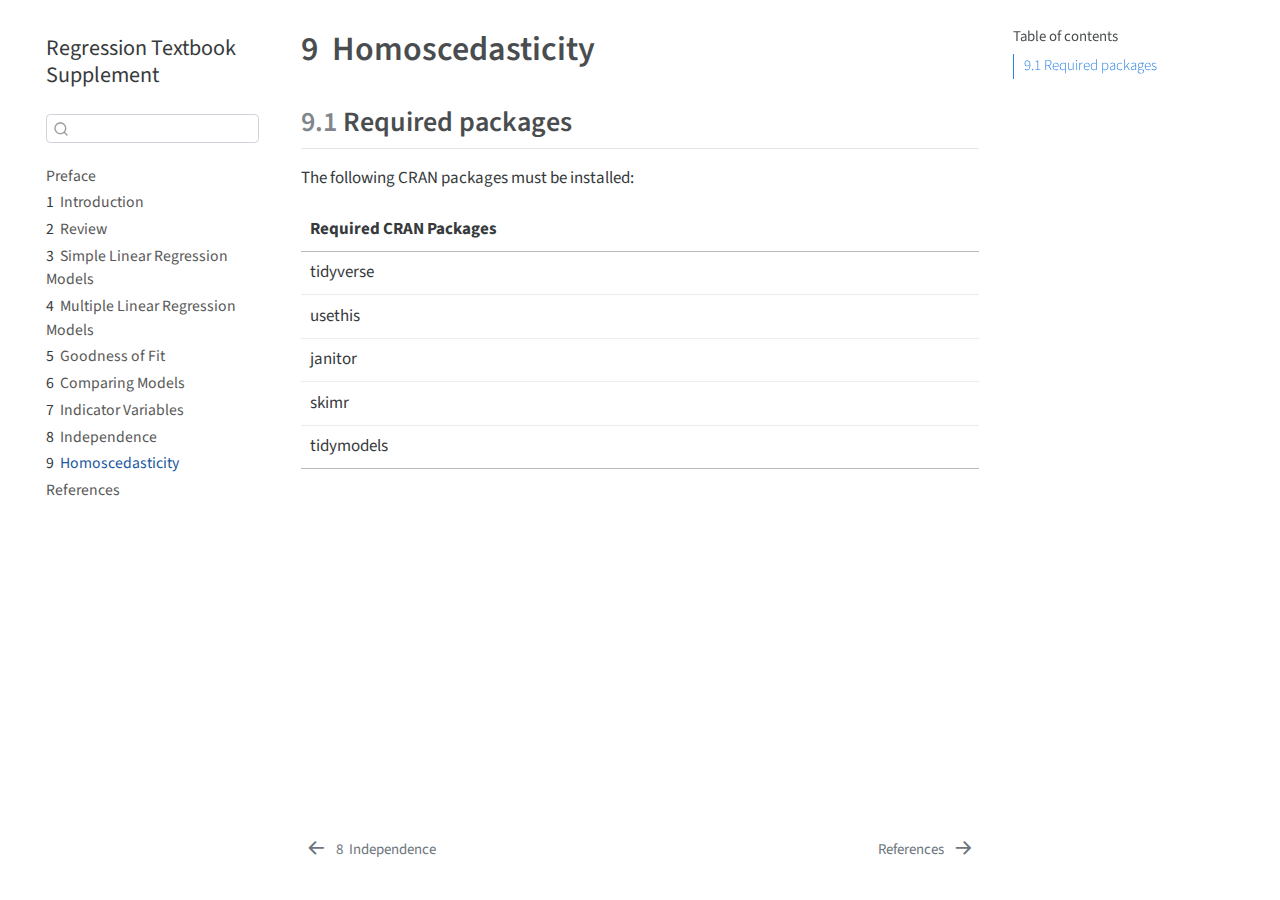
<file: docs/chapter9.html>
<!DOCTYPE html>
<html xmlns="http://www.w3.org/1999/xhtml" lang="en" xml:lang="en"><head>

<meta charset="utf-8">
<meta name="generator" content="quarto-1.3.353">

<meta name="viewport" content="width=device-width, initial-scale=1.0, user-scalable=yes">


<title>Regression Textbook Supplement - 9&nbsp; Homoscedasticity</title>
<style>
code{white-space: pre-wrap;}
span.smallcaps{font-variant: small-caps;}
div.columns{display: flex; gap: min(4vw, 1.5em);}
div.column{flex: auto; overflow-x: auto;}
div.hanging-indent{margin-left: 1.5em; text-indent: -1.5em;}
ul.task-list{list-style: none;}
ul.task-list li input[type="checkbox"] {
  width: 0.8em;
  margin: 0 0.8em 0.2em -1em; /* quarto-specific, see https://github.com/quarto-dev/quarto-cli/issues/4556 */ 
  vertical-align: middle;
}
</style>


<script src="site_libs/quarto-nav/quarto-nav.js"></script>
<script src="site_libs/quarto-nav/headroom.min.js"></script>
<script src="site_libs/clipboard/clipboard.min.js"></script>
<script src="site_libs/quarto-search/autocomplete.umd.js"></script>
<script src="site_libs/quarto-search/fuse.min.js"></script>
<script src="site_libs/quarto-search/quarto-search.js"></script>
<meta name="quarto:offset" content="./">
<link href="./references.html" rel="next">
<link href="./chapter8.html" rel="prev">
<script src="site_libs/quarto-html/quarto.js"></script>
<script src="site_libs/quarto-html/popper.min.js"></script>
<script src="site_libs/quarto-html/tippy.umd.min.js"></script>
<script src="site_libs/quarto-html/anchor.min.js"></script>
<link href="site_libs/quarto-html/tippy.css" rel="stylesheet">
<link href="site_libs/quarto-html/quarto-syntax-highlighting.css" rel="stylesheet" id="quarto-text-highlighting-styles">
<script src="site_libs/bootstrap/bootstrap.min.js"></script>
<link href="site_libs/bootstrap/bootstrap-icons.css" rel="stylesheet">
<link href="site_libs/bootstrap/bootstrap.min.css" rel="stylesheet" id="quarto-bootstrap" data-mode="light">
<script id="quarto-search-options" type="application/json">{
  "location": "sidebar",
  "copy-button": false,
  "collapse-after": 3,
  "panel-placement": "start",
  "type": "textbox",
  "limit": 20,
  "language": {
    "search-no-results-text": "No results",
    "search-matching-documents-text": "matching documents",
    "search-copy-link-title": "Copy link to search",
    "search-hide-matches-text": "Hide additional matches",
    "search-more-match-text": "more match in this document",
    "search-more-matches-text": "more matches in this document",
    "search-clear-button-title": "Clear",
    "search-detached-cancel-button-title": "Cancel",
    "search-submit-button-title": "Submit"
  }
}</script>


</head>

<body class="nav-sidebar floating">

<div id="quarto-search-results"></div>
  <header id="quarto-header" class="headroom fixed-top">
  <nav class="quarto-secondary-nav">
    <div class="container-fluid d-flex">
      <button type="button" class="quarto-btn-toggle btn" data-bs-toggle="collapse" data-bs-target="#quarto-sidebar,#quarto-sidebar-glass" aria-controls="quarto-sidebar" aria-expanded="false" aria-label="Toggle sidebar navigation" onclick="if (window.quartoToggleHeadroom) { window.quartoToggleHeadroom(); }">
        <i class="bi bi-layout-text-sidebar-reverse"></i>
      </button>
      <nav class="quarto-page-breadcrumbs" aria-label="breadcrumb"><ol class="breadcrumb"><li class="breadcrumb-item"><a href="./chapter9.html"><span class="chapter-number">9</span>&nbsp; <span class="chapter-title">Homoscedasticity</span></a></li></ol></nav>
      <a class="flex-grow-1" role="button" data-bs-toggle="collapse" data-bs-target="#quarto-sidebar,#quarto-sidebar-glass" aria-controls="quarto-sidebar" aria-expanded="false" aria-label="Toggle sidebar navigation" onclick="if (window.quartoToggleHeadroom) { window.quartoToggleHeadroom(); }">      
      </a>
      <button type="button" class="btn quarto-search-button" aria-label="Search" onclick="window.quartoOpenSearch();">
        <i class="bi bi-search"></i>
      </button>
    </div>
  </nav>
</header>
<!-- content -->
<div id="quarto-content" class="quarto-container page-columns page-rows-contents page-layout-article">
<!-- sidebar -->
  <nav id="quarto-sidebar" class="sidebar collapse collapse-horizontal sidebar-navigation floating overflow-auto">
    <div class="pt-lg-2 mt-2 text-left sidebar-header">
    <div class="sidebar-title mb-0 py-0">
      <a href="./">Regression Textbook Supplement</a> 
    </div>
      </div>
        <div class="mt-2 flex-shrink-0 align-items-center">
        <div class="sidebar-search">
        <div id="quarto-search" class="" title="Search"></div>
        </div>
        </div>
    <div class="sidebar-menu-container"> 
    <ul class="list-unstyled mt-1">
        <li class="sidebar-item">
  <div class="sidebar-item-container"> 
  <a href="./index.html" class="sidebar-item-text sidebar-link">
 <span class="menu-text">Preface</span></a>
  </div>
</li>
        <li class="sidebar-item">
  <div class="sidebar-item-container"> 
  <a href="./chapter1.html" class="sidebar-item-text sidebar-link">
 <span class="menu-text"><span class="chapter-number">1</span>&nbsp; <span class="chapter-title">Introduction</span></span></a>
  </div>
</li>
        <li class="sidebar-item">
  <div class="sidebar-item-container"> 
  <a href="./chapter2.html" class="sidebar-item-text sidebar-link">
 <span class="menu-text"><span class="chapter-number">2</span>&nbsp; <span class="chapter-title">Review</span></span></a>
  </div>
</li>
        <li class="sidebar-item">
  <div class="sidebar-item-container"> 
  <a href="./chapter3.html" class="sidebar-item-text sidebar-link">
 <span class="menu-text"><span class="chapter-number">3</span>&nbsp; <span class="chapter-title">Simple Linear Regression Models</span></span></a>
  </div>
</li>
        <li class="sidebar-item">
  <div class="sidebar-item-container"> 
  <a href="./chapter4.html" class="sidebar-item-text sidebar-link">
 <span class="menu-text"><span class="chapter-number">4</span>&nbsp; <span class="chapter-title">Multiple Linear Regression Models</span></span></a>
  </div>
</li>
        <li class="sidebar-item">
  <div class="sidebar-item-container"> 
  <a href="./chapter5.html" class="sidebar-item-text sidebar-link">
 <span class="menu-text"><span class="chapter-number">5</span>&nbsp; <span class="chapter-title">Goodness of Fit</span></span></a>
  </div>
</li>
        <li class="sidebar-item">
  <div class="sidebar-item-container"> 
  <a href="./chapter6.html" class="sidebar-item-text sidebar-link">
 <span class="menu-text"><span class="chapter-number">6</span>&nbsp; <span class="chapter-title">Comparing Models</span></span></a>
  </div>
</li>
        <li class="sidebar-item">
  <div class="sidebar-item-container"> 
  <a href="./chapter7.html" class="sidebar-item-text sidebar-link">
 <span class="menu-text"><span class="chapter-number">7</span>&nbsp; <span class="chapter-title">Indicator Variables</span></span></a>
  </div>
</li>
        <li class="sidebar-item">
  <div class="sidebar-item-container"> 
  <a href="./chapter8.html" class="sidebar-item-text sidebar-link">
 <span class="menu-text"><span class="chapter-number">8</span>&nbsp; <span class="chapter-title">Independence</span></span></a>
  </div>
</li>
        <li class="sidebar-item">
  <div class="sidebar-item-container"> 
  <a href="./chapter9.html" class="sidebar-item-text sidebar-link active">
 <span class="menu-text"><span class="chapter-number">9</span>&nbsp; <span class="chapter-title">Homoscedasticity</span></span></a>
  </div>
</li>
        <li class="sidebar-item">
  <div class="sidebar-item-container"> 
  <a href="./references.html" class="sidebar-item-text sidebar-link">
 <span class="menu-text">References</span></a>
  </div>
</li>
    </ul>
    </div>
</nav>
<div id="quarto-sidebar-glass" data-bs-toggle="collapse" data-bs-target="#quarto-sidebar,#quarto-sidebar-glass"></div>
<!-- margin-sidebar -->
    <div id="quarto-margin-sidebar" class="sidebar margin-sidebar">
        <nav id="TOC" role="doc-toc" class="toc-active">
    <h2 id="toc-title">Table of contents</h2>
   
  <ul>
  <li><a href="#required-packages" id="toc-required-packages" class="nav-link active" data-scroll-target="#required-packages"><span class="header-section-number">9.1</span> Required packages</a></li>
  </ul>
</nav>
    </div>
<!-- main -->
<main class="content" id="quarto-document-content">

<header id="title-block-header" class="quarto-title-block default">
<div class="quarto-title">
<h1 class="title"><span class="chapter-number">9</span>&nbsp; <span class="chapter-title">Homoscedasticity</span></h1>
</div>



<div class="quarto-title-meta">

    
  
    
  </div>
  

</header>

<section id="required-packages" class="level2" data-number="9.1">
<h2 data-number="9.1" class="anchored" data-anchor-id="required-packages"><span class="header-section-number">9.1</span> Required packages</h2>
<p>The following CRAN packages must be installed:</p>
<table class="table">
<thead>
<tr class="header">
<th>Required CRAN Packages</th>
</tr>
</thead>
<tbody>
<tr class="odd">
<td>tidyverse</td>
</tr>
<tr class="even">
<td>usethis</td>
</tr>
<tr class="odd">
<td>janitor</td>
</tr>
<tr class="even">
<td>skimr</td>
</tr>
<tr class="odd">
<td>tidymodels</td>
</tr>
</tbody>
</table>


</section>

</main> <!-- /main -->
<script id="quarto-html-after-body" type="application/javascript">
window.document.addEventListener("DOMContentLoaded", function (event) {
  const toggleBodyColorMode = (bsSheetEl) => {
    const mode = bsSheetEl.getAttribute("data-mode");
    const bodyEl = window.document.querySelector("body");
    if (mode === "dark") {
      bodyEl.classList.add("quarto-dark");
      bodyEl.classList.remove("quarto-light");
    } else {
      bodyEl.classList.add("quarto-light");
      bodyEl.classList.remove("quarto-dark");
    }
  }
  const toggleBodyColorPrimary = () => {
    const bsSheetEl = window.document.querySelector("link#quarto-bootstrap");
    if (bsSheetEl) {
      toggleBodyColorMode(bsSheetEl);
    }
  }
  toggleBodyColorPrimary();  
  const icon = "";
  const anchorJS = new window.AnchorJS();
  anchorJS.options = {
    placement: 'right',
    icon: icon
  };
  anchorJS.add('.anchored');
  const isCodeAnnotation = (el) => {
    for (const clz of el.classList) {
      if (clz.startsWith('code-annotation-')) {                     
        return true;
      }
    }
    return false;
  }
  const clipboard = new window.ClipboardJS('.code-copy-button', {
    text: function(trigger) {
      const codeEl = trigger.previousElementSibling.cloneNode(true);
      for (const childEl of codeEl.children) {
        if (isCodeAnnotation(childEl)) {
          childEl.remove();
        }
      }
      return codeEl.innerText;
    }
  });
  clipboard.on('success', function(e) {
    // button target
    const button = e.trigger;
    // don't keep focus
    button.blur();
    // flash "checked"
    button.classList.add('code-copy-button-checked');
    var currentTitle = button.getAttribute("title");
    button.setAttribute("title", "Copied!");
    let tooltip;
    if (window.bootstrap) {
      button.setAttribute("data-bs-toggle", "tooltip");
      button.setAttribute("data-bs-placement", "left");
      button.setAttribute("data-bs-title", "Copied!");
      tooltip = new bootstrap.Tooltip(button, 
        { trigger: "manual", 
          customClass: "code-copy-button-tooltip",
          offset: [0, -8]});
      tooltip.show();    
    }
    setTimeout(function() {
      if (tooltip) {
        tooltip.hide();
        button.removeAttribute("data-bs-title");
        button.removeAttribute("data-bs-toggle");
        button.removeAttribute("data-bs-placement");
      }
      button.setAttribute("title", currentTitle);
      button.classList.remove('code-copy-button-checked');
    }, 1000);
    // clear code selection
    e.clearSelection();
  });
  function tippyHover(el, contentFn) {
    const config = {
      allowHTML: true,
      content: contentFn,
      maxWidth: 500,
      delay: 100,
      arrow: false,
      appendTo: function(el) {
          return el.parentElement;
      },
      interactive: true,
      interactiveBorder: 10,
      theme: 'quarto',
      placement: 'bottom-start'
    };
    window.tippy(el, config); 
  }
  const noterefs = window.document.querySelectorAll('a[role="doc-noteref"]');
  for (var i=0; i<noterefs.length; i++) {
    const ref = noterefs[i];
    tippyHover(ref, function() {
      // use id or data attribute instead here
      let href = ref.getAttribute('data-footnote-href') || ref.getAttribute('href');
      try { href = new URL(href).hash; } catch {}
      const id = href.replace(/^#\/?/, "");
      const note = window.document.getElementById(id);
      return note.innerHTML;
    });
  }
      let selectedAnnoteEl;
      const selectorForAnnotation = ( cell, annotation) => {
        let cellAttr = 'data-code-cell="' + cell + '"';
        let lineAttr = 'data-code-annotation="' +  annotation + '"';
        const selector = 'span[' + cellAttr + '][' + lineAttr + ']';
        return selector;
      }
      const selectCodeLines = (annoteEl) => {
        const doc = window.document;
        const targetCell = annoteEl.getAttribute("data-target-cell");
        const targetAnnotation = annoteEl.getAttribute("data-target-annotation");
        const annoteSpan = window.document.querySelector(selectorForAnnotation(targetCell, targetAnnotation));
        const lines = annoteSpan.getAttribute("data-code-lines").split(",");
        const lineIds = lines.map((line) => {
          return targetCell + "-" + line;
        })
        let top = null;
        let height = null;
        let parent = null;
        if (lineIds.length > 0) {
            //compute the position of the single el (top and bottom and make a div)
            const el = window.document.getElementById(lineIds[0]);
            top = el.offsetTop;
            height = el.offsetHeight;
            parent = el.parentElement.parentElement;
          if (lineIds.length > 1) {
            const lastEl = window.document.getElementById(lineIds[lineIds.length - 1]);
            const bottom = lastEl.offsetTop + lastEl.offsetHeight;
            height = bottom - top;
          }
          if (top !== null && height !== null && parent !== null) {
            // cook up a div (if necessary) and position it 
            let div = window.document.getElementById("code-annotation-line-highlight");
            if (div === null) {
              div = window.document.createElement("div");
              div.setAttribute("id", "code-annotation-line-highlight");
              div.style.position = 'absolute';
              parent.appendChild(div);
            }
            div.style.top = top - 2 + "px";
            div.style.height = height + 4 + "px";
            let gutterDiv = window.document.getElementById("code-annotation-line-highlight-gutter");
            if (gutterDiv === null) {
              gutterDiv = window.document.createElement("div");
              gutterDiv.setAttribute("id", "code-annotation-line-highlight-gutter");
              gutterDiv.style.position = 'absolute';
              const codeCell = window.document.getElementById(targetCell);
              const gutter = codeCell.querySelector('.code-annotation-gutter');
              gutter.appendChild(gutterDiv);
            }
            gutterDiv.style.top = top - 2 + "px";
            gutterDiv.style.height = height + 4 + "px";
          }
          selectedAnnoteEl = annoteEl;
        }
      };
      const unselectCodeLines = () => {
        const elementsIds = ["code-annotation-line-highlight", "code-annotation-line-highlight-gutter"];
        elementsIds.forEach((elId) => {
          const div = window.document.getElementById(elId);
          if (div) {
            div.remove();
          }
        });
        selectedAnnoteEl = undefined;
      };
      // Attach click handler to the DT
      const annoteDls = window.document.querySelectorAll('dt[data-target-cell]');
      for (const annoteDlNode of annoteDls) {
        annoteDlNode.addEventListener('click', (event) => {
          const clickedEl = event.target;
          if (clickedEl !== selectedAnnoteEl) {
            unselectCodeLines();
            const activeEl = window.document.querySelector('dt[data-target-cell].code-annotation-active');
            if (activeEl) {
              activeEl.classList.remove('code-annotation-active');
            }
            selectCodeLines(clickedEl);
            clickedEl.classList.add('code-annotation-active');
          } else {
            // Unselect the line
            unselectCodeLines();
            clickedEl.classList.remove('code-annotation-active');
          }
        });
      }
  const findCites = (el) => {
    const parentEl = el.parentElement;
    if (parentEl) {
      const cites = parentEl.dataset.cites;
      if (cites) {
        return {
          el,
          cites: cites.split(' ')
        };
      } else {
        return findCites(el.parentElement)
      }
    } else {
      return undefined;
    }
  };
  var bibliorefs = window.document.querySelectorAll('a[role="doc-biblioref"]');
  for (var i=0; i<bibliorefs.length; i++) {
    const ref = bibliorefs[i];
    const citeInfo = findCites(ref);
    if (citeInfo) {
      tippyHover(citeInfo.el, function() {
        var popup = window.document.createElement('div');
        citeInfo.cites.forEach(function(cite) {
          var citeDiv = window.document.createElement('div');
          citeDiv.classList.add('hanging-indent');
          citeDiv.classList.add('csl-entry');
          var biblioDiv = window.document.getElementById('ref-' + cite);
          if (biblioDiv) {
            citeDiv.innerHTML = biblioDiv.innerHTML;
          }
          popup.appendChild(citeDiv);
        });
        return popup.innerHTML;
      });
    }
  }
});
</script>
<nav class="page-navigation">
  <div class="nav-page nav-page-previous">
      <a href="./chapter8.html" class="pagination-link">
        <i class="bi bi-arrow-left-short"></i> <span class="nav-page-text"><span class="chapter-number">8</span>&nbsp; <span class="chapter-title">Independence</span></span>
      </a>          
  </div>
  <div class="nav-page nav-page-next">
      <a href="./references.html" class="pagination-link">
        <span class="nav-page-text">References</span> <i class="bi bi-arrow-right-short"></i>
      </a>
  </div>
</nav>
</div> <!-- /content -->



</body></html>
</file>
<file: docs/site_libs/quarto-html/tippy.css>
.tippy-box[data-animation=fade][data-state=hidden]{opacity:0}[data-tippy-root]{max-width:calc(100vw - 10px)}.tippy-box{position:relative;background-color:#333;color:#fff;border-radius:4px;font-size:14px;line-height:1.4;white-space:normal;outline:0;transition-property:transform,visibility,opacity}.tippy-box[data-placement^=top]>.tippy-arrow{bottom:0}.tippy-box[data-placement^=top]>.tippy-arrow:before{bottom:-7px;left:0;border-width:8px 8px 0;border-top-color:initial;transform-origin:center top}.tippy-box[data-placement^=bottom]>.tippy-arrow{top:0}.tippy-box[data-placement^=bottom]>.tippy-arrow:before{top:-7px;left:0;border-width:0 8px 8px;border-bottom-color:initial;transform-origin:center bottom}.tippy-box[data-placement^=left]>.tippy-arrow{right:0}.tippy-box[data-placement^=left]>.tippy-arrow:before{border-width:8px 0 8px 8px;border-left-color:initial;right:-7px;transform-origin:center left}.tippy-box[data-placement^=right]>.tippy-arrow{left:0}.tippy-box[data-placement^=right]>.tippy-arrow:before{left:-7px;border-width:8px 8px 8px 0;border-right-color:initial;transform-origin:center right}.tippy-box[data-inertia][data-state=visible]{transition-timing-function:cubic-bezier(.54,1.5,.38,1.11)}.tippy-arrow{width:16px;height:16px;color:#333}.tippy-arrow:before{content:"";position:absolute;border-color:transparent;border-style:solid}.tippy-content{position:relative;padding:5px 9px;z-index:1}
</file>
<file: docs/site_libs/quarto-html/quarto-syntax-highlighting.css>
/* quarto syntax highlight colors */
:root {
  --quarto-hl-ot-color: #003B4F;
  --quarto-hl-at-color: #657422;
  --quarto-hl-ss-color: #20794D;
  --quarto-hl-an-color: #5E5E5E;
  --quarto-hl-fu-color: #4758AB;
  --quarto-hl-st-color: #20794D;
  --quarto-hl-cf-color: #003B4F;
  --quarto-hl-op-color: #5E5E5E;
  --quarto-hl-er-color: #AD0000;
  --quarto-hl-bn-color: #AD0000;
  --quarto-hl-al-color: #AD0000;
  --quarto-hl-va-color: #111111;
  --quarto-hl-bu-color: inherit;
  --quarto-hl-ex-color: inherit;
  --quarto-hl-pp-color: #AD0000;
  --quarto-hl-in-color: #5E5E5E;
  --quarto-hl-vs-color: #20794D;
  --quarto-hl-wa-color: #5E5E5E;
  --quarto-hl-do-color: #5E5E5E;
  --quarto-hl-im-color: #00769E;
  --quarto-hl-ch-color: #20794D;
  --quarto-hl-dt-color: #AD0000;
  --quarto-hl-fl-color: #AD0000;
  --quarto-hl-co-color: #5E5E5E;
  --quarto-hl-cv-color: #5E5E5E;
  --quarto-hl-cn-color: #8f5902;
  --quarto-hl-sc-color: #5E5E5E;
  --quarto-hl-dv-color: #AD0000;
  --quarto-hl-kw-color: #003B4F;
}

/* other quarto variables */
:root {
  --quarto-font-monospace: SFMono-Regular, Menlo, Monaco, Consolas, "Liberation Mono", "Courier New", monospace;
}

pre > code.sourceCode > span {
  color: #003B4F;
}

code span {
  color: #003B4F;
}

code.sourceCode > span {
  color: #003B4F;
}

div.sourceCode,
div.sourceCode pre.sourceCode {
  color: #003B4F;
}

code span.ot {
  color: #003B4F;
  font-style: inherit;
}

code span.at {
  color: #657422;
  font-style: inherit;
}

code span.ss {
  color: #20794D;
  font-style: inherit;
}

code span.an {
  color: #5E5E5E;
  font-style: inherit;
}

code span.fu {
  color: #4758AB;
  font-style: inherit;
}

code span.st {
  color: #20794D;
  font-style: inherit;
}

code span.cf {
  color: #003B4F;
  font-style: inherit;
}

code span.op {
  color: #5E5E5E;
  font-style: inherit;
}

code span.er {
  color: #AD0000;
  font-style: inherit;
}

code span.bn {
  color: #AD0000;
  font-style: inherit;
}

code span.al {
  color: #AD0000;
  font-style: inherit;
}

code span.va {
  color: #111111;
  font-style: inherit;
}

code span.bu {
  font-style: inherit;
}

code span.ex {
  font-style: inherit;
}

code span.pp {
  color: #AD0000;
  font-style: inherit;
}

code span.in {
  color: #5E5E5E;
  font-style: inherit;
}

code span.vs {
  color: #20794D;
  font-style: inherit;
}

code span.wa {
  color: #5E5E5E;
  font-style: italic;
}

code span.do {
  color: #5E5E5E;
  font-style: italic;
}

code span.im {
  color: #00769E;
  font-style: inherit;
}

code span.ch {
  color: #20794D;
  font-style: inherit;
}

code span.dt {
  color: #AD0000;
  font-style: inherit;
}

code span.fl {
  color: #AD0000;
  font-style: inherit;
}

code span.co {
  color: #5E5E5E;
  font-style: inherit;
}

code span.cv {
  color: #5E5E5E;
  font-style: italic;
}

code span.cn {
  color: #8f5902;
  font-style: inherit;
}

code span.sc {
  color: #5E5E5E;
  font-style: inherit;
}

code span.dv {
  color: #AD0000;
  font-style: inherit;
}

code span.kw {
  color: #003B4F;
  font-style: inherit;
}

.prevent-inlining {
  content: "</";
}

/*# sourceMappingURL=debc5d5d77c3f9108843748ff7464032.css.map */
</file>
